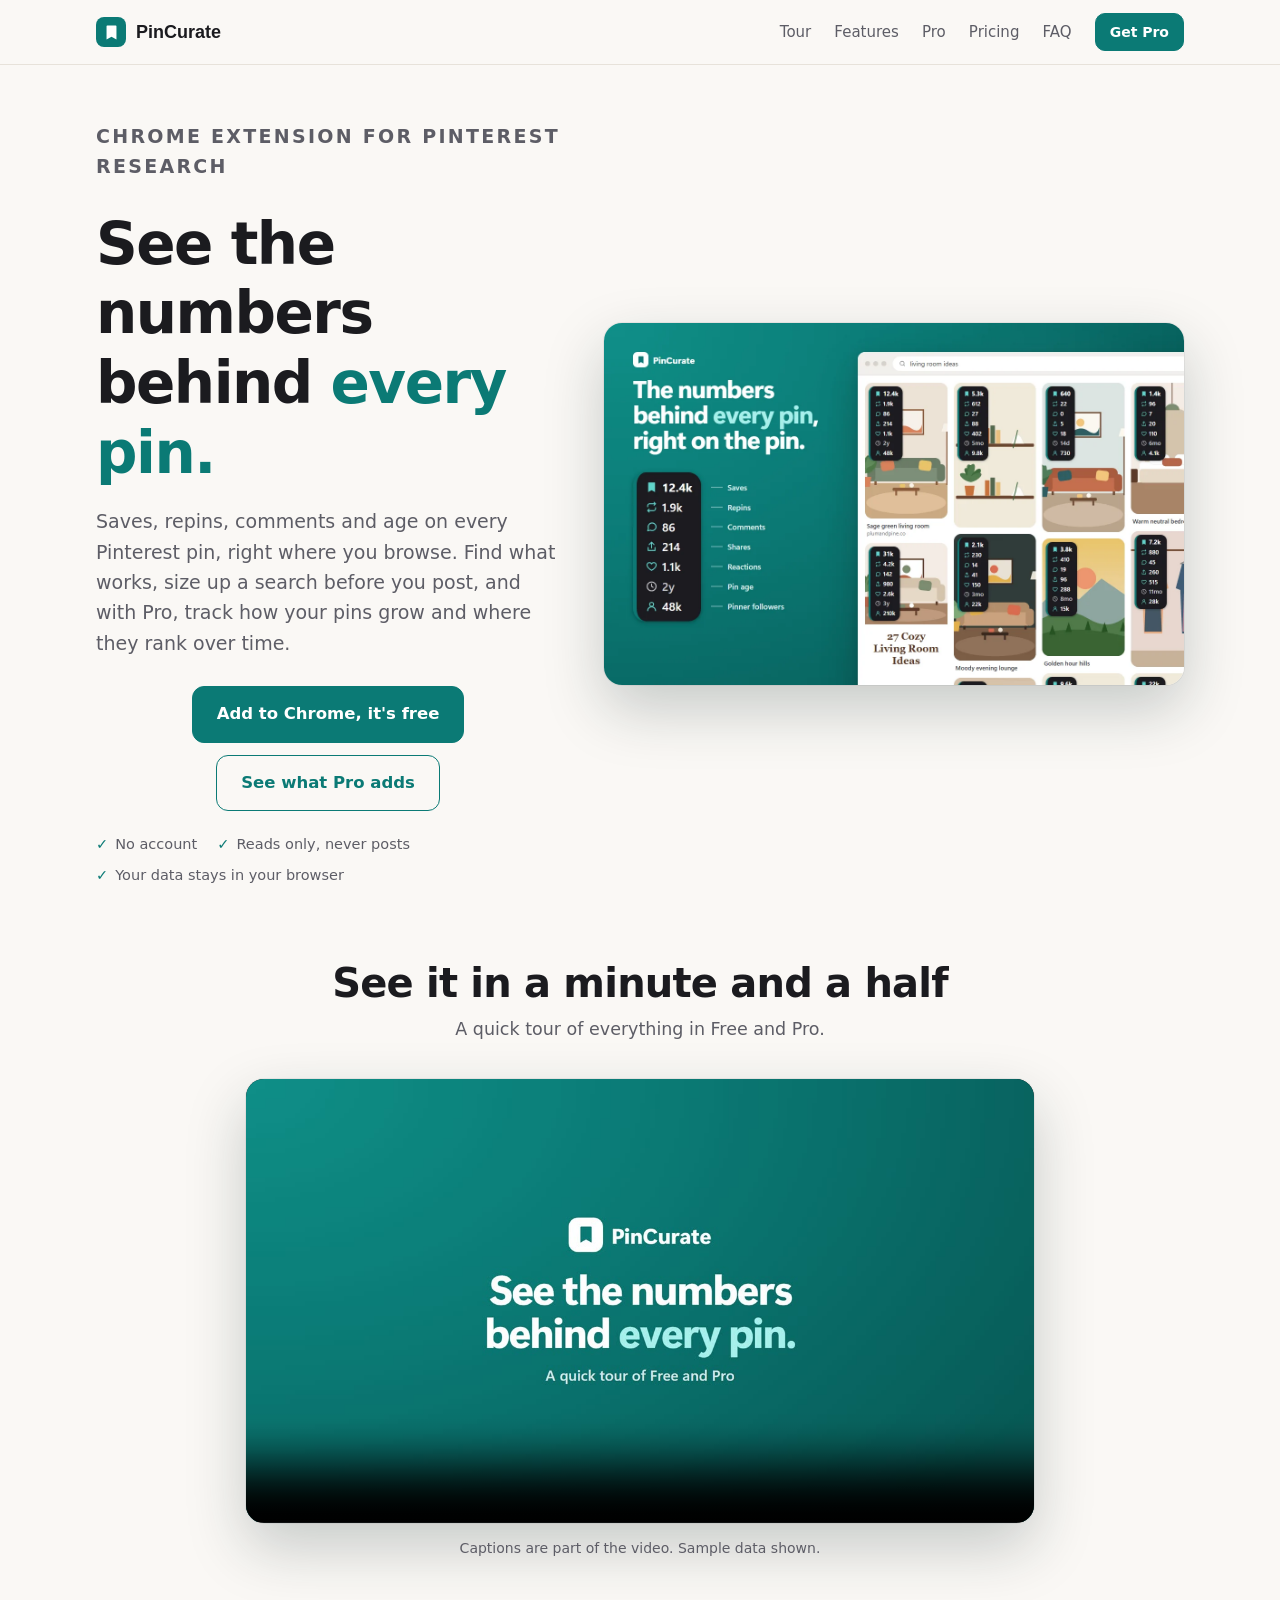
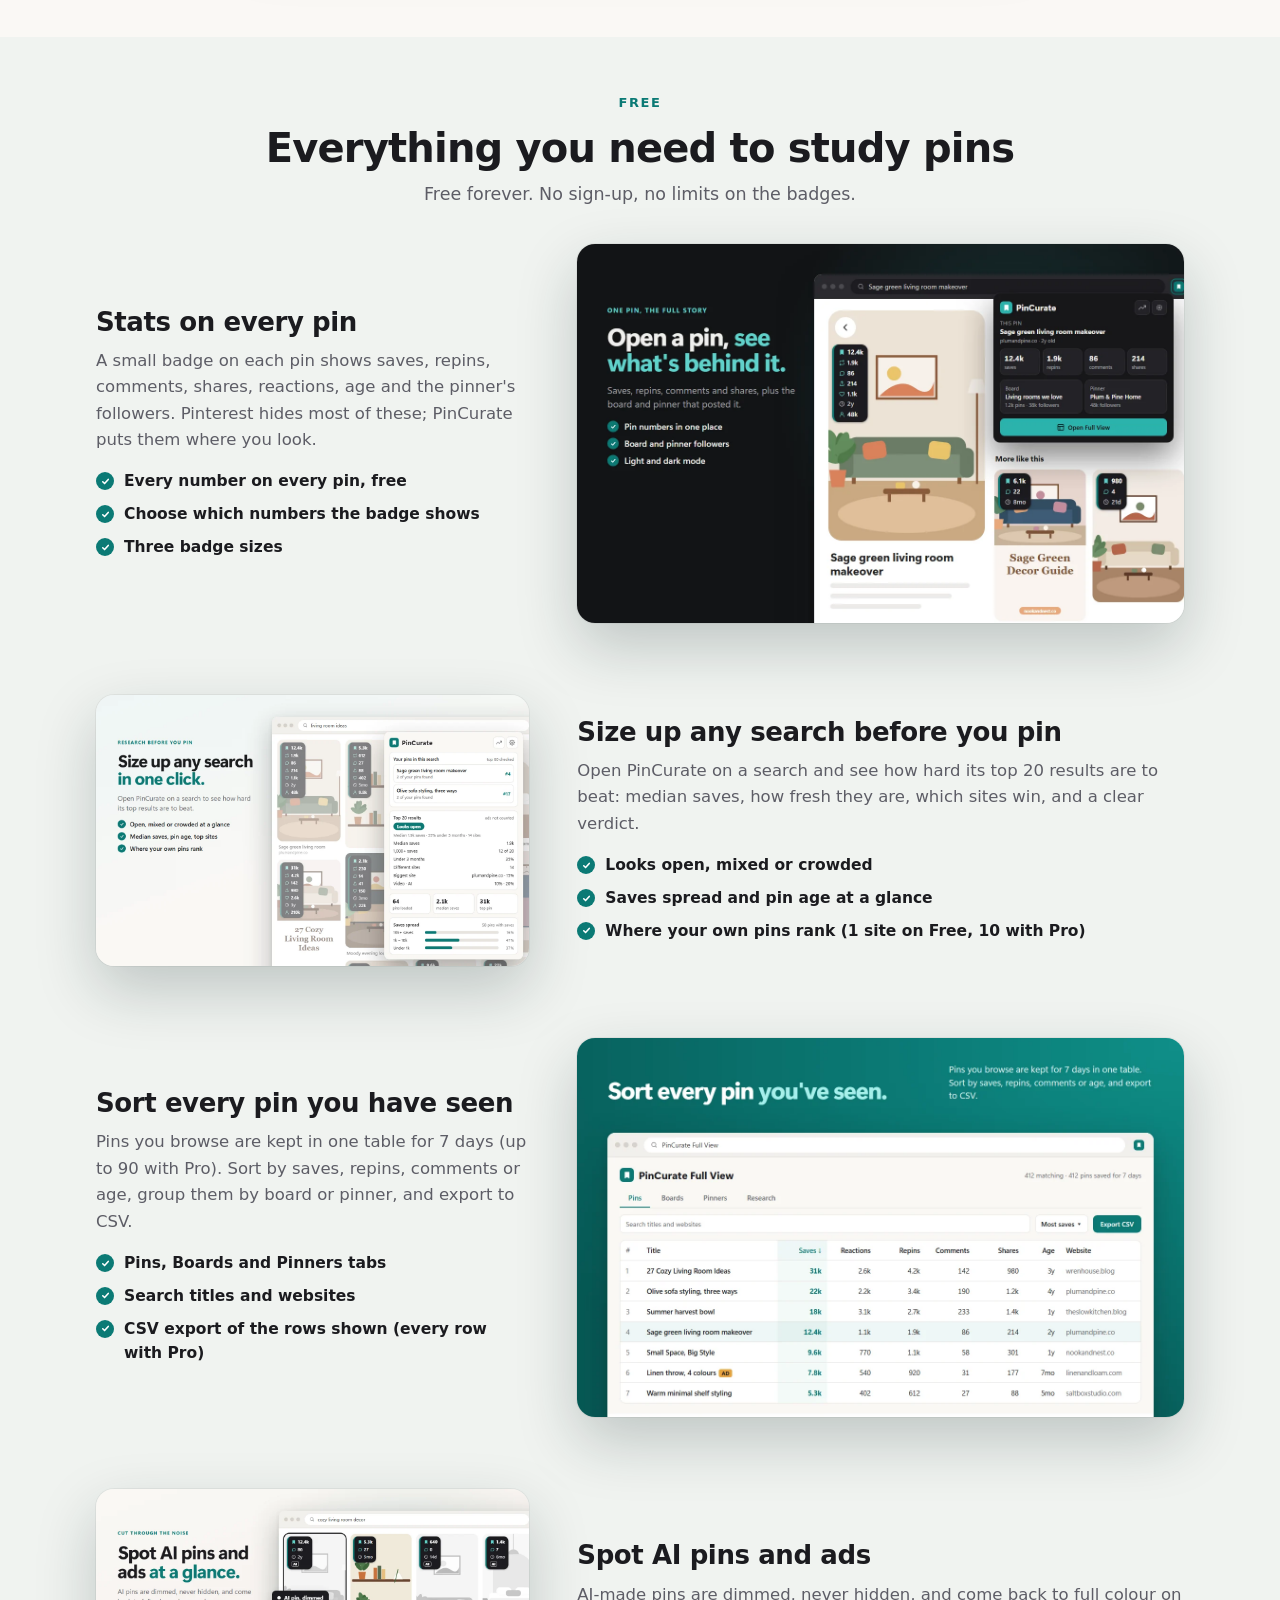
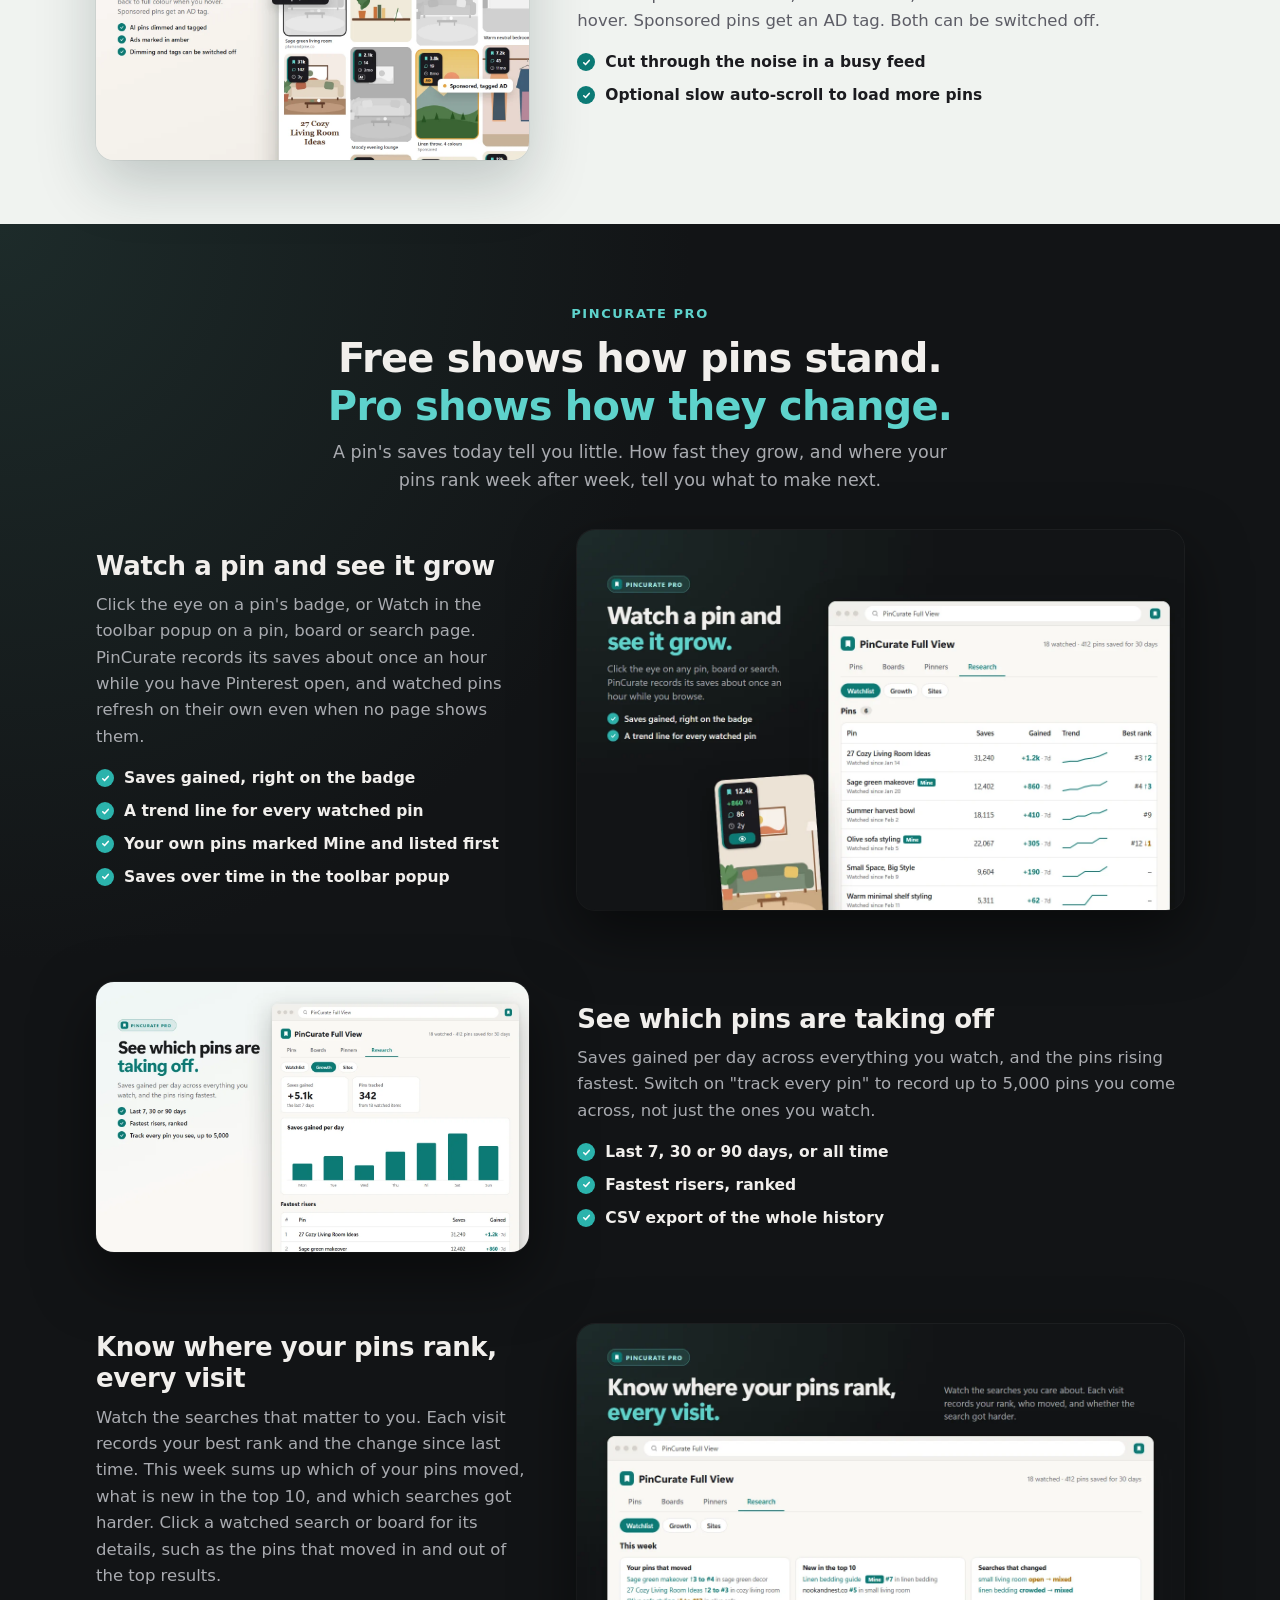
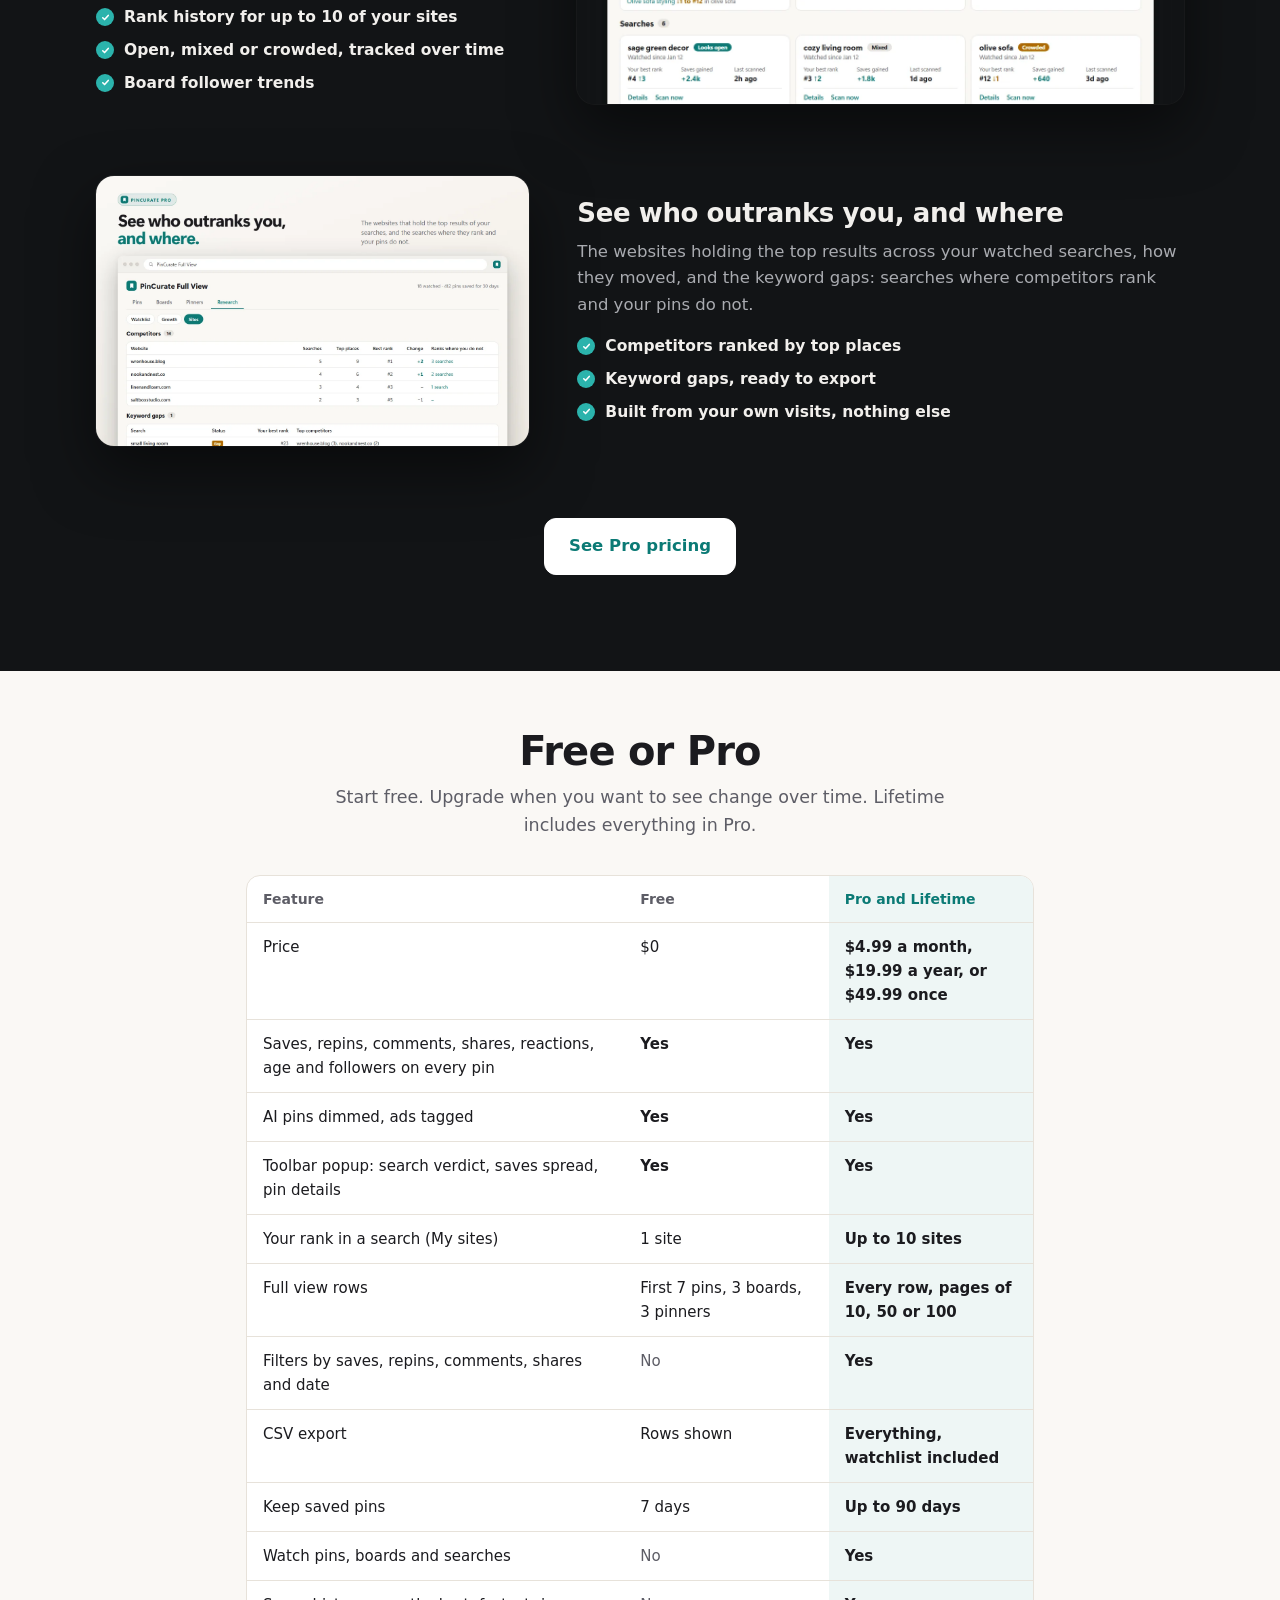
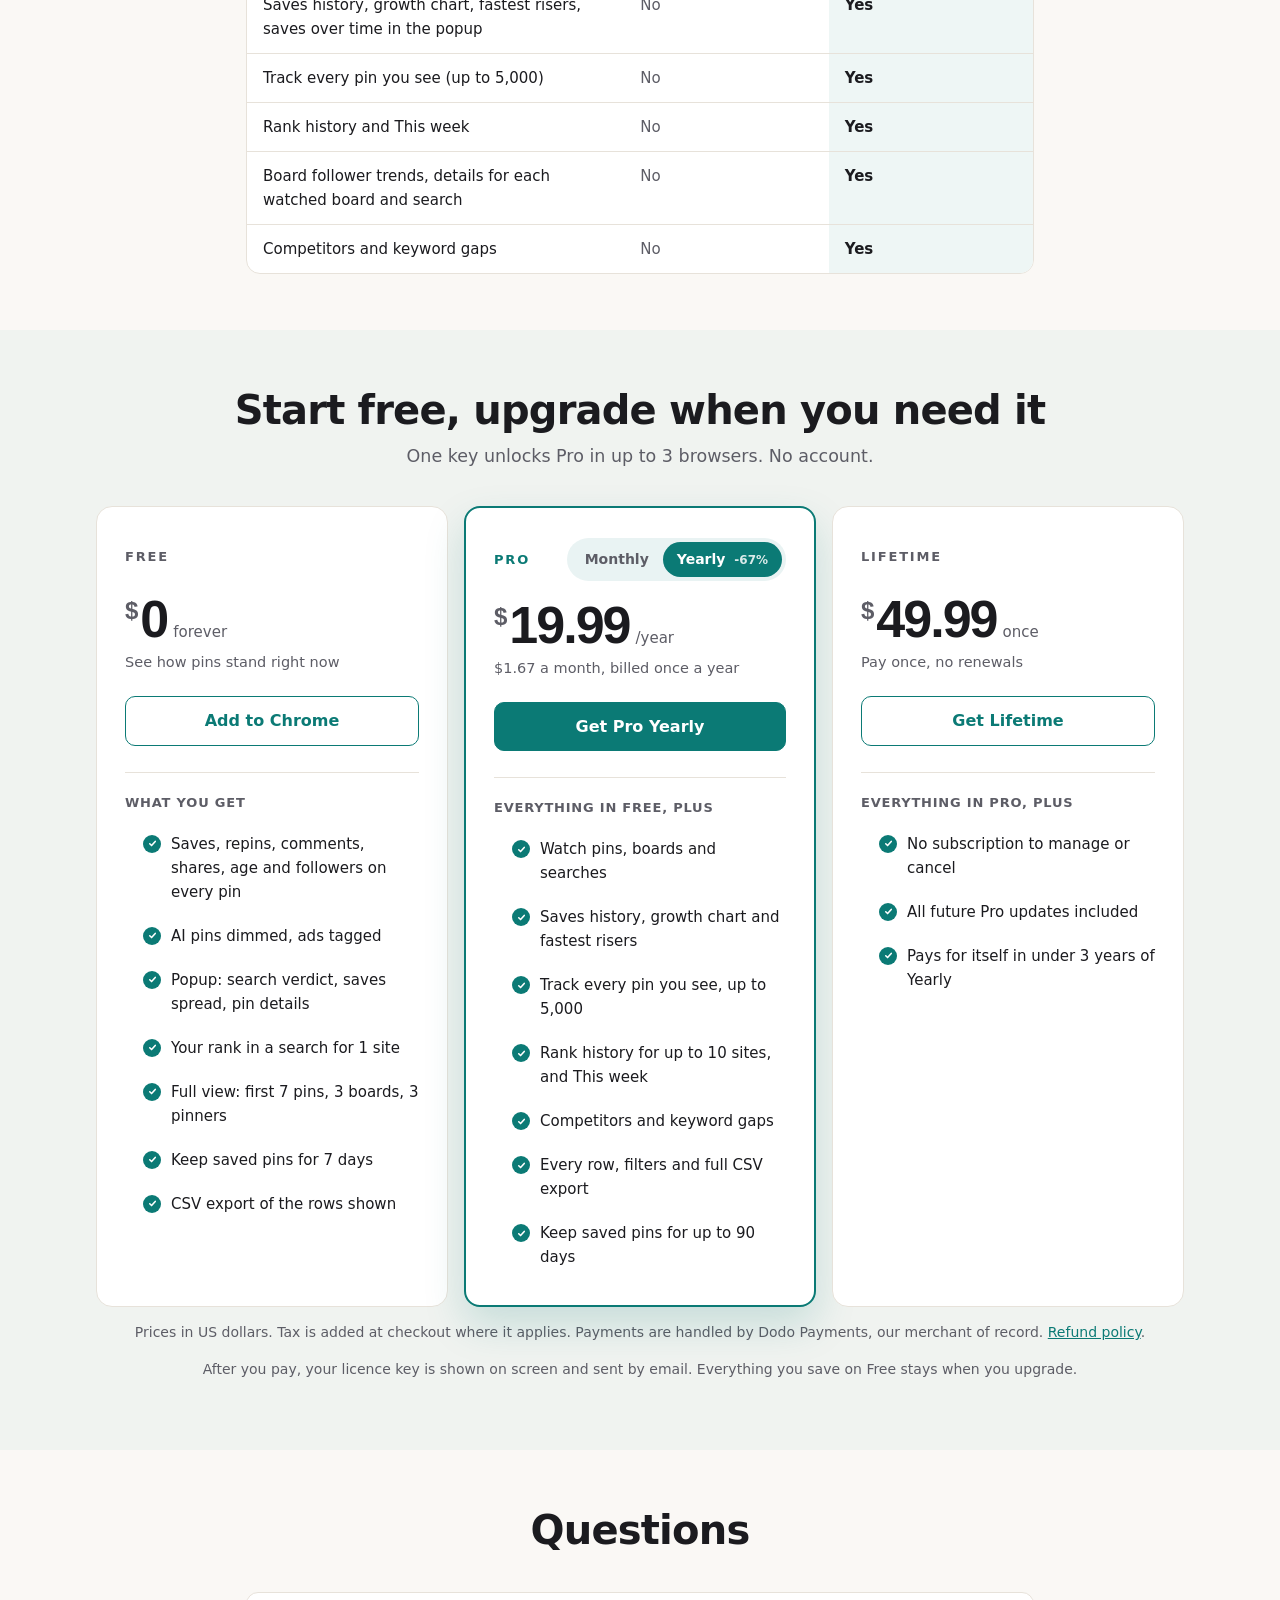
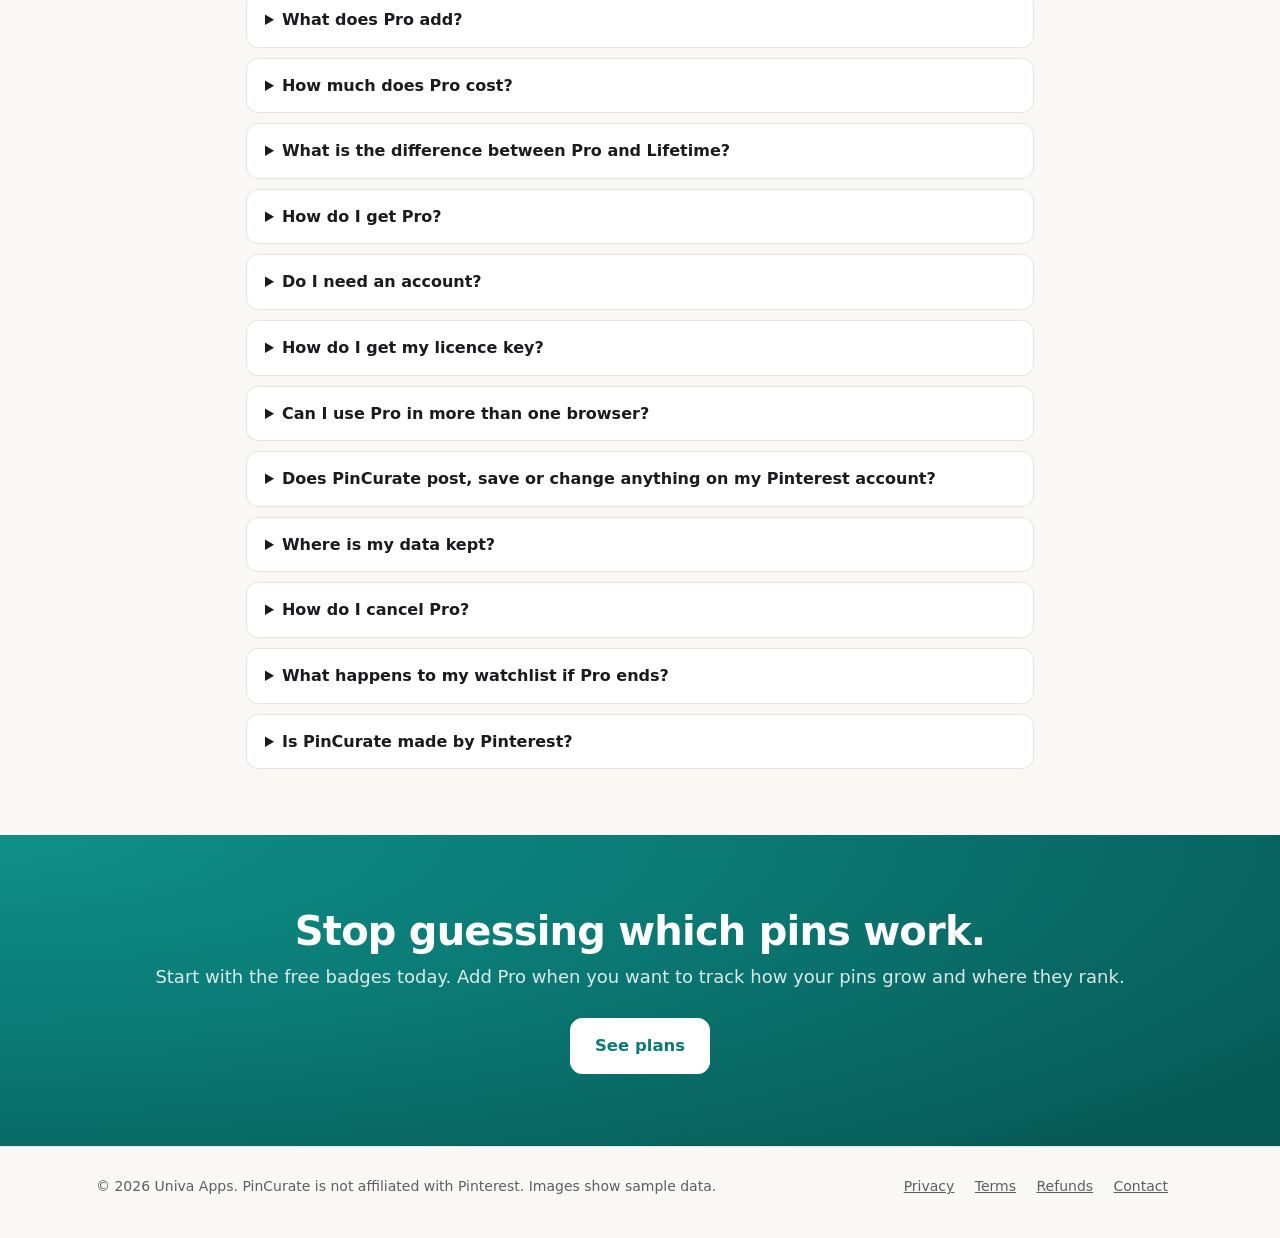
<file: index.html>
<!doctype html>
<html lang="en">
<head>
  <meta charset="utf-8">
  <meta name="viewport" content="width=device-width, initial-scale=1">
  <title>PinCurate: Pinterest pin stats, saves tracking and rank checker for Chrome</title>
  <meta name="description" content="See saves, repins, comments and age on every Pinterest pin. Sort what you find, size up any search, and with Pro track how pins grow and where yours rank. Chrome extension, no account.">
  <link rel="canonical" href="https://un1va.github.io/pincurate-site/">
  <meta name="theme-color" content="#0B7A75">
  <meta property="og:type" content="website">
  <meta property="og:site_name" content="PinCurate">
  <meta property="og:title" content="PinCurate: the numbers behind every Pinterest pin">
  <meta property="og:description" content="Saves, comments and age on every pin. Sort what you find, size up any search, and track how pins grow with Pro.">
  <meta property="og:url" content="https://un1va.github.io/pincurate-site/">
  <meta property="og:image" content="https://un1va.github.io/pincurate-site/img/og-image.jpg">
  <meta property="og:image:width" content="1200">
  <meta property="og:image:height" content="630">
  <meta property="og:image:alt" content="PinCurate badges showing saves, comments and age on three pins">
  <meta name="twitter:card" content="summary_large_image">
  <link rel="stylesheet" href="style.css?v=2">
  <link rel="icon" href="icon-128.png">
  <script type="application/ld+json">
  {
    "@context": "https://schema.org",
    "@type": "SoftwareApplication",
    "name": "PinCurate",
    "applicationCategory": "BrowserApplication",
    "operatingSystem": "Chrome",
    "description": "Chrome extension for Pinterest research: saves, repins, comments and age on every pin, a full research table, search insight, and with Pro, saves tracking, rank history and competitor research.",
    "image": "https://un1va.github.io/pincurate-site/img/og-image.jpg",
    "url": "https://un1va.github.io/pincurate-site/",
    "offers": [
      { "@type": "Offer", "name": "Free", "price": "0", "priceCurrency": "USD", "description": "Free version" },
      { "@type": "Offer", "name": "Pro Monthly", "price": "4.99", "priceCurrency": "USD", "url": "https://un1va.github.io/pincurate-site/#pricing", "description": "Everything in Pro, billed monthly" },
      { "@type": "Offer", "name": "Pro Yearly", "price": "19.99", "priceCurrency": "USD", "url": "https://un1va.github.io/pincurate-site/#pricing", "description": "Everything in Pro, billed yearly" },
      { "@type": "Offer", "name": "Lifetime", "price": "49.99", "priceCurrency": "USD", "url": "https://un1va.github.io/pincurate-site/#pricing", "description": "Everything in Pro, paid once" }
    ],
    "publisher": { "@type": "Organization", "name": "Univa Apps" }
  }
  </script>
  <script type="application/ld+json">
  {
    "@context": "https://schema.org",
    "@type": "FAQPage",
    "mainEntity": [
      { "@type": "Question", "name": "What does PinCurate Pro add?", "acceptedAnswer": { "@type": "Answer", "text": "Pro shows how pins change over time. You can watch pins, boards and searches and PinCurate records their saves about once an hour while you browse. You get a growth chart, the fastest rising pins, your rank in watched searches on every visit, a weekly summary of what moved, and the competitors and keyword gaps across your searches. Pro also removes the free limits: every row in the full view, all filters, full CSV export, pins kept up to 90 days and up to 10 of your own sites." } },
      { "@type": "Question", "name": "How much does PinCurate Pro cost?", "acceptedAnswer": { "@type": "Answer", "text": "$4.99 a month or $19.99 a year ($1.67 a month), or $49.99 once for Lifetime. Prices are in US dollars; tax is added at checkout where it applies. Free stays free." } },
      { "@type": "Question", "name": "What is the difference between Pro and Lifetime?", "acceptedAnswer": { "@type": "Answer", "text": "Nothing in the features: Lifetime includes everything in Pro. You pay once instead of every month or year, there is no subscription to cancel, and all future Pro updates are included." } },
      { "@type": "Question", "name": "How do I get my licence key?", "acceptedAnswer": { "@type": "Answer", "text": "Right after you pay, the thank-you page shows your key, and Dodo Payments emails it to you as well. Paste it in PinCurate's settings under PinCurate Pro and click Apply." } },
      { "@type": "Question", "name": "Can I use Pro in more than one browser?", "acceptedAnswer": { "@type": "Answer", "text": "Yes. One key works in up to 3 browsers. To move it, click Remove key in the settings of the old browser first." } },
      { "@type": "Question", "name": "Do I need an account?", "acceptedAnswer": { "@type": "Answer", "text": "No. PinCurate has no account or sign-in. Pro is unlocked with a licence key that you paste into the extension's settings." } },
      { "@type": "Question", "name": "Does PinCurate post, save or change anything on my Pinterest account?", "acceptedAnswer": { "@type": "Answer", "text": "No. It only reads. It never posts, saves, follows, likes or changes anything." } },
      { "@type": "Question", "name": "Is PinCurate made by Pinterest?", "acceptedAnswer": { "@type": "Answer", "text": "No. PinCurate is an independent tool and is not affiliated with, endorsed by or sponsored by Pinterest." } }
    ]
  }
  </script>
  <script type="application/ld+json">
  {
    "@context": "https://schema.org",
    "@type": "VideoObject",
    "name": "PinCurate tour: Free and Pro",
    "description": "A captioned tour of PinCurate: pin badges, AI and ad tags, search insight, the full view, and the Pro watchlist, growth, rank tracking and competitor research.",
    "thumbnailUrl": "https://un1va.github.io/pincurate-site/img/pincurate-tour-poster.jpg",
    "contentUrl": "https://un1va.github.io/pincurate-site/img/pincurate-tour.mp4",
    "uploadDate": "2026-11-24T00:00:00+00:00",
    "duration": "PT1M35S"
  }
  </script>
</head>
<body>
  <header class="top">
    <div class="wrap">
      <a class="brand" href="./">
        <span class="logo"><svg viewBox="0 0 24 24"><path d="M6 2h12a1 1 0 0 1 1 1v19l-7-4-7 4V3a1 1 0 0 1 1-1z"/></svg></span>
        PinCurate
      </a>
      <nav>
        <a href="#tour">Tour</a>
        <a href="#features">Features</a>
        <a href="#pro">Pro</a>
        <a href="#pricing">Pricing</a>
        <a href="#faq">FAQ</a>
        <a class="btn sm" href="#pricing">Get Pro</a>
      </nav>
    </div>
  </header>

  <main>
    <!-- Hero -->
    <section class="hero">
      <div class="wrap hero-grid">
        <div class="hero-copy">
          <p class="kicker">Chrome extension for Pinterest research</p>
          <h1>See the numbers behind <span class="hl">every pin.</span></h1>
          <p class="hero-sub">Saves, repins, comments and age on every Pinterest pin, right where you browse. Find what works, size up a search before you post, and with Pro, track how your pins grow and where they rank over time.</p>
          <div class="actions">
            <a class="btn lg" href="#pricing">Add to Chrome, it's free</a>
            <a class="btn lg ghost" href="#pro">See what Pro adds</a>
          </div>
          <ul class="trust">
            <li>No account</li>
            <li>Reads only, never posts</li>
            <li>Your data stays in your browser</li>
          </ul>
        </div>
        <figure class="hero-shot">
          <img src="img/shot1-badges.webp" width="1280" height="800" alt="PinCurate badges on a grid of pins, showing saves, repins, comments, shares, reactions, pin age and pinner followers">
        </figure>
      </div>
    </section>

    <!-- Video tour -->
    <section id="tour" class="tour">
      <div class="wrap narrow center">
        <h2>See it in a minute and a half</h2>
        <p class="lead">A quick tour of everything in Free and Pro.</p>
        <video class="tour-video" controls playsinline preload="none" width="1920" height="1080" poster="img/pincurate-tour-poster.jpg">
          <source src="img/pincurate-tour.mp4" type="video/mp4">
          Your browser cannot play this video. <a href="img/pincurate-tour.mp4">Download it</a>.
        </video>
        <p class="note">Captions are part of the video. Sample data shown.</p>
      </div>
    </section>

    <!-- Free features -->
    <section id="features" class="band">
      <div class="wrap">
        <p class="kicker center">Free</p>
        <h2>Everything you need to study pins</h2>
        <p class="lead">Free forever. No sign-up, no limits on the badges.</p>

        <div class="row">
          <div class="row-copy">
            <h3>Stats on every pin</h3>
            <p>A small badge on each pin shows saves, repins, comments, shares, reactions, age and the pinner's followers. Pinterest hides most of these; PinCurate puts them where you look.</p>
            <ul class="ticks"><li>Every number on every pin, free</li><li>Choose which numbers the badge shows</li><li>Three badge sizes</li></ul>
          </div>
          <img class="row-img" src="img/shot5-pin.webp" width="1280" height="800" loading="lazy" alt="A pin page with the PinCurate badge and the toolbar popup in dark mode showing saves, repins, comments, shares, board and pinner">
        </div>

        <div class="row flip">
          <div class="row-copy">
            <h3>Size up any search before you pin</h3>
            <p>Open PinCurate on a search and see how hard its top 20 results are to beat: median saves, how fresh they are, which sites win, and a clear verdict.</p>
            <ul class="ticks"><li>Looks open, mixed or crowded</li><li>Saves spread and pin age at a glance</li><li>Where your own pins rank (1 site on Free, 10 with Pro)</li></ul>
          </div>
          <img class="row-img" src="img/shot3-search.webp" width="1280" height="800" loading="lazy" alt="The PinCurate popup on a search showing your pins' rank, a Looks open verdict and the saves spread">
        </div>

        <div class="row">
          <div class="row-copy">
            <h3>Sort every pin you have seen</h3>
            <p>Pins you browse are kept in one table for 7 days (up to 90 with Pro). Sort by saves, repins, comments or age, group them by board or pinner, and export to CSV.</p>
            <ul class="ticks"><li>Pins, Boards and Pinners tabs</li><li>Search titles and websites</li><li>CSV export of the rows shown (every row with Pro)</li></ul>
          </div>
          <img class="row-img" src="img/shot4-fullview.webp" width="1280" height="800" loading="lazy" alt="The PinCurate full view, a table of pins sorted by most saves">
        </div>

        <div class="row flip">
          <div class="row-copy">
            <h3>Spot AI pins and ads</h3>
            <p>AI-made pins are dimmed, never hidden, and come back to full colour on hover. Sponsored pins get an AD tag. Both can be switched off.</p>
            <ul class="ticks"><li>Cut through the noise in a busy feed</li><li>Optional slow auto-scroll to load more pins</li></ul>
          </div>
          <img class="row-img" src="img/shot2-ai-ads.webp" width="1280" height="800" loading="lazy" alt="A grid of pins where AI pins are dimmed and tagged AI, and a sponsored pin is tagged AD">
        </div>
      </div>
    </section>

    <!-- Pro -->
    <section id="pro" class="pro-band">
      <div class="wrap">
        <p class="kicker center light">PinCurate Pro</p>
        <h2>Free shows how pins stand.<br><span class="hl">Pro shows how they change.</span></h2>
        <p class="lead">A pin's saves today tell you little. How fast they grow, and where your pins rank week after week, tell you what to make next.</p>

        <div class="row">
          <div class="row-copy">
            <h3>Watch a pin and see it grow</h3>
            <p>Click the eye on a pin's badge, or Watch in the toolbar popup on a pin, board or search page. PinCurate records its saves about once an hour while you have Pinterest open, and watched pins refresh on their own even when no page shows them.</p>
            <ul class="ticks"><li>Saves gained, right on the badge</li><li>A trend line for every watched pin</li><li>Your own pins marked Mine and listed first</li><li>Saves over time in the toolbar popup</li></ul>
          </div>
          <img class="row-img" src="img/pro1-watch.webp" width="1280" height="800" loading="lazy" alt="The Pro watchlist: watched pins with saves, saves gained in 7 days, a trend line and best rank">
        </div>

        <div class="row flip">
          <div class="row-copy">
            <h3>See which pins are taking off</h3>
            <p>Saves gained per day across everything you watch, and the pins rising fastest. Switch on "track every pin" to record up to 5,000 pins you come across, not just the ones you watch.</p>
            <ul class="ticks"><li>Last 7, 30 or 90 days, or all time</li><li>Fastest risers, ranked</li><li>CSV export of the whole history</li></ul>
          </div>
          <img class="row-img" src="img/pro2-growth.webp" width="1280" height="800" loading="lazy" alt="The Pro growth tab: saves gained per day as a bar chart and the fastest rising pins">
        </div>

        <div class="row">
          <div class="row-copy">
            <h3>Know where your pins rank, every visit</h3>
            <p>Watch the searches that matter to you. Each visit records your best rank and the change since last time. This week sums up which of your pins moved, what is new in the top 10, and which searches got harder. Click a watched search or board for its details, such as the pins that moved in and out of the top results.</p>
            <ul class="ticks"><li>Rank history for up to 10 of your sites</li><li>Open, mixed or crowded, tracked over time</li><li>Board follower trends</li></ul>
          </div>
          <img class="row-img" src="img/pro3-rank.webp" width="1280" height="800" loading="lazy" alt="The Pro watchlist This week panel and watched search cards with verdict, best rank and change">
        </div>

        <div class="row flip">
          <div class="row-copy">
            <h3>See who outranks you, and where</h3>
            <p>The websites holding the top results across your watched searches, how they moved, and the keyword gaps: searches where competitors rank and your pins do not.</p>
            <ul class="ticks"><li>Competitors ranked by top places</li><li>Keyword gaps, ready to export</li><li>Built from your own visits, nothing else</li></ul>
          </div>
          <img class="row-img" src="img/pro4-sites.webp" width="1280" height="800" loading="lazy" alt="The Pro sites tab with competitor websites and keyword gaps">
        </div>

        <p class="center"><a class="btn lg light" href="#pricing">See Pro pricing</a></p>
      </div>
    </section>

    <!-- Compare -->
    <section id="compare">
      <div class="wrap narrow">
        <h2>Free or Pro</h2>
        <p class="lead">Start free. Upgrade when you want to see change over time. Lifetime includes everything in Pro.</p>
        <div class="table-wrap">
          <table class="compare">
            <thead><tr><th>Feature</th><th>Free</th><th>Pro and Lifetime</th></tr></thead>
            <tbody>
              <tr><td>Price</td><td>$0</td><td class="y">$4.99 a month, $19.99 a year, or $49.99 once</td></tr>
              <tr><td>Saves, repins, comments, shares, reactions, age and followers on every pin</td><td class="y">Yes</td><td class="y">Yes</td></tr>
              <tr><td>AI pins dimmed, ads tagged</td><td class="y">Yes</td><td class="y">Yes</td></tr>
              <tr><td>Toolbar popup: search verdict, saves spread, pin details</td><td class="y">Yes</td><td class="y">Yes</td></tr>
              <tr><td>Your rank in a search (My sites)</td><td>1 site</td><td class="y">Up to 10 sites</td></tr>
              <tr><td>Full view rows</td><td>First 7 pins, 3 boards, 3 pinners</td><td class="y">Every row, pages of 10, 50 or 100</td></tr>
              <tr><td>Filters by saves, repins, comments, shares and date</td><td class="n">No</td><td class="y">Yes</td></tr>
              <tr><td>CSV export</td><td>Rows shown</td><td class="y">Everything, watchlist included</td></tr>
              <tr><td>Keep saved pins</td><td>7 days</td><td class="y">Up to 90 days</td></tr>
              <tr><td>Watch pins, boards and searches</td><td class="n">No</td><td class="y">Yes</td></tr>
              <tr><td>Saves history, growth chart, fastest risers, saves over time in the popup</td><td class="n">No</td><td class="y">Yes</td></tr>
              <tr><td>Track every pin you see (up to 5,000)</td><td class="n">No</td><td class="y">Yes</td></tr>
              <tr><td>Rank history and This week</td><td class="n">No</td><td class="y">Yes</td></tr>
              <tr><td>Board follower trends, details for each watched board and search</td><td class="n">No</td><td class="y">Yes</td></tr>
              <tr><td>Competitors and keyword gaps</td><td class="n">No</td><td class="y">Yes</td></tr>
            </tbody>
          </table>
        </div>
      </div>
    </section>

    <!-- Pricing -->
    <section id="pricing" class="band">
      <div class="wrap">
        <h2>Start free, upgrade when you need it</h2>
        <p class="lead">One key unlocks Pro in up to 3 browsers. No account.</p>
        <div class="plans">
          <div class="plan">
            <div class="plan-head"><h3 class="plan-name">Free</h3></div>
            <div class="price"><span class="cur">$</span>0<small>forever</small></div>
            <p class="plan-sub">See how pins stand right now</p>
            <a class="btn ghost" href="https://chrome.google.com/webstore/detail/bnkcbbmehafdncafeabkkjbchndgdljo" rel="noopener">Add to Chrome</a>
            <p class="plan-inc">What you get</p>
            <ul class="ticks"><li>Saves, repins, comments, shares, age and followers on every pin</li><li>AI pins dimmed, ads tagged</li><li>Popup: search verdict, saves spread, pin details</li><li>Your rank in a search for 1 site</li><li>Full view: first 7 pins, 3 boards, 3 pinners</li><li>Keep saved pins for 7 days</li><li>CSV export of the rows shown</li></ul>
          </div>
          <div class="plan best">
            <div class="plan-head">
            <h3 class="plan-name">Pro</h3>
            <div class="bill" role="radiogroup" aria-label="Billing period">
              <input type="radio" name="bill" id="bill-m" aria-label="Monthly"><label for="bill-m">Monthly</label>
              <input type="radio" name="bill" id="bill-y" checked aria-label="Yearly"><label for="bill-y">Yearly <span class="save">-67%</span></label>
            </div>
            </div>
            <div class="price m"><span class="cur">$</span>4.99<small>/month</small></div>
            <div class="price y"><span class="cur">$</span>19.99<small>/year</small></div>
            <p class="plan-sub m">Billed every month, cancel any time</p>
            <p class="plan-sub y">$1.67 a month, billed once a year</p>
            <a class="btn m" href="https://checkout.dodopayments.com/buy/pdt_0NsmWvQBEldN6gdcdwa9f?quantity=1&amp;redirect_url=https%3A%2F%2Fun1va.github.io%2Fpincurate-site%2Fthanks.html" rel="noopener">Get Pro Monthly</a>
            <a class="btn y" href="https://checkout.dodopayments.com/buy/pdt_0NsmXXUZk5GZcd5uYXs3G?quantity=1&amp;redirect_url=https%3A%2F%2Fun1va.github.io%2Fpincurate-site%2Fthanks.html" rel="noopener">Get Pro Yearly</a>
            <p class="plan-inc">Everything in Free, plus</p>
            <ul class="ticks"><li>Watch pins, boards and searches</li><li>Saves history, growth chart and fastest risers</li><li>Track every pin you see, up to 5,000</li><li>Rank history for up to 10 sites, and This week</li><li>Competitors and keyword gaps</li><li>Every row, filters and full CSV export</li><li>Keep saved pins for up to 90 days</li></ul>
          </div>
          <div class="plan">
            <div class="plan-head"><h3 class="plan-name">Lifetime</h3></div>
            <div class="price"><span class="cur">$</span>49.99<small>once</small></div>
            <p class="plan-sub">Pay once, no renewals</p>
            <a class="btn ghost" href="https://checkout.dodopayments.com/buy/pdt_0NsmWnFhJmRgot8m1449M?quantity=1&amp;redirect_url=https%3A%2F%2Fun1va.github.io%2Fpincurate-site%2Fthanks.html" rel="noopener">Get Lifetime</a>
            <p class="plan-inc">Everything in Pro, plus</p>
            <ul class="ticks"><li>No subscription to manage or cancel</li><li>All future Pro updates included</li><li>Pays for itself in under 3 years of Yearly</li></ul>
          </div>
        </div>
        <p class="note center">Prices in US dollars. Tax is added at checkout where it applies. Payments are handled by Dodo Payments, our merchant of record. <a href="refund.html">Refund policy</a>.</p>
        <p class="note center">After you pay, your licence key is shown on screen and sent by email. Everything you save on Free stays when you upgrade.</p>
      </div>
    </section>

    <!-- FAQ -->
    <section id="faq">
      <div class="wrap narrow faq">
        <h2>Questions</h2>
        <p class="lead">&nbsp;</p>
        <details>
          <summary>What does Pro add?</summary>
          <p>Pro shows how pins change over time: watch pins, boards and searches, see saves gained and the fastest risers, your rank in watched searches on every visit, a weekly summary of what moved, and the competitors and keyword gaps across your searches. It also removes the free limits: every row, all filters, full CSV export, pins kept up to 90 days and up to 10 of your own sites.</p>
        </details>
        <details>
          <summary>How much does Pro cost?</summary>
          <p>$4.99 a month or $19.99 a year ($1.67 a month), or $49.99 once for Lifetime. Prices are in US dollars; tax is added at checkout where it applies. Free stays free.</p>
        </details>
        <details>
          <summary>What is the difference between Pro and Lifetime?</summary>
          <p>Nothing in the features: Lifetime includes everything in Pro. You pay once instead of every month or year, there is no subscription to cancel, and all future Pro updates are included.</p>
        </details>
        <details>
          <summary>How do I get Pro?</summary>
          <p>In Pricing above, choose Monthly or Yearly on the Pro card, or Lifetime, and pay on the Dodo Payments checkout page. Your licence key is shown on the next page and sent by email. Paste it in PinCurate, Settings, PinCurate Pro, and click Apply. Nothing you save on Free is lost when you upgrade.</p>
        </details>
        <details>
          <summary>Do I need an account?</summary>
          <p>No. PinCurate has no account or sign-in. Pro is unlocked with a licence key that you paste into the extension's settings.</p>
        </details>
        <details>
          <summary>How do I get my licence key?</summary>
          <p>Right after you pay, the thank-you page shows your key, and Dodo Payments emails it to you as well. Paste it in PinCurate's settings under PinCurate Pro and click Apply.</p>
        </details>
        <details>
          <summary>Can I use Pro in more than one browser?</summary>
          <p>Yes. One key works in up to 3 browsers. To move it, click Remove key in the settings of the old browser first.</p>
        </details>
        <details>
          <summary>Does PinCurate post, save or change anything on my Pinterest account?</summary>
          <p>No. It only reads. It never posts, saves, follows, likes or changes anything.</p>
        </details>
        <details>
          <summary>Where is my data kept?</summary>
          <p>In your browser's local extension storage, for the number of days you choose. You can delete it any time from the settings. See the <a href="privacy.html">privacy policy</a>.</p>
        </details>
        <details>
          <summary>How do I cancel Pro?</summary>
          <p>Use the link in your purchase email from Dodo Payments, or write to us. If you cancel at the end of the billing period, Pro stays active until then; if you cancel immediately, it ends right away. Lifetime is a one-time payment, so there is nothing to cancel.</p>
        </details>
        <details>
          <summary>What happens to my watchlist if Pro ends?</summary>
          <p>Nothing is deleted from your watchlist or growth history. Tracking stops, and everything comes back when you upgrade again.</p>
        </details>
        <details>
          <summary>Is PinCurate made by Pinterest?</summary>
          <p>No. PinCurate is an independent tool and is not affiliated with, endorsed by or sponsored by Pinterest.</p>
        </details>
      </div>
    </section>

    <!-- Final call -->
    <section class="cta-band">
      <div class="wrap center">
        <h2>Stop guessing which pins work.</h2>
        <p>Start with the free badges today. Add Pro when you want to track how your pins grow and where they rank.</p>
        <div class="actions">
          <a class="btn lg light" href="#pricing">See plans</a>
        </div>
      </div>
    </section>
  </main>

  <footer>
    <div class="wrap">
      <p>© 2026 Univa Apps. PinCurate is not affiliated with Pinterest. Images show sample data.</p>
      <p>
        <a href="privacy.html">Privacy</a>
        <a href="terms.html">Terms</a>
        <a href="refund.html">Refunds</a>
        <a href="mailto:univa.apps@gmail.com">Contact</a>
      </p>
    </div>
  </footer>
</body>
</html>
</file>
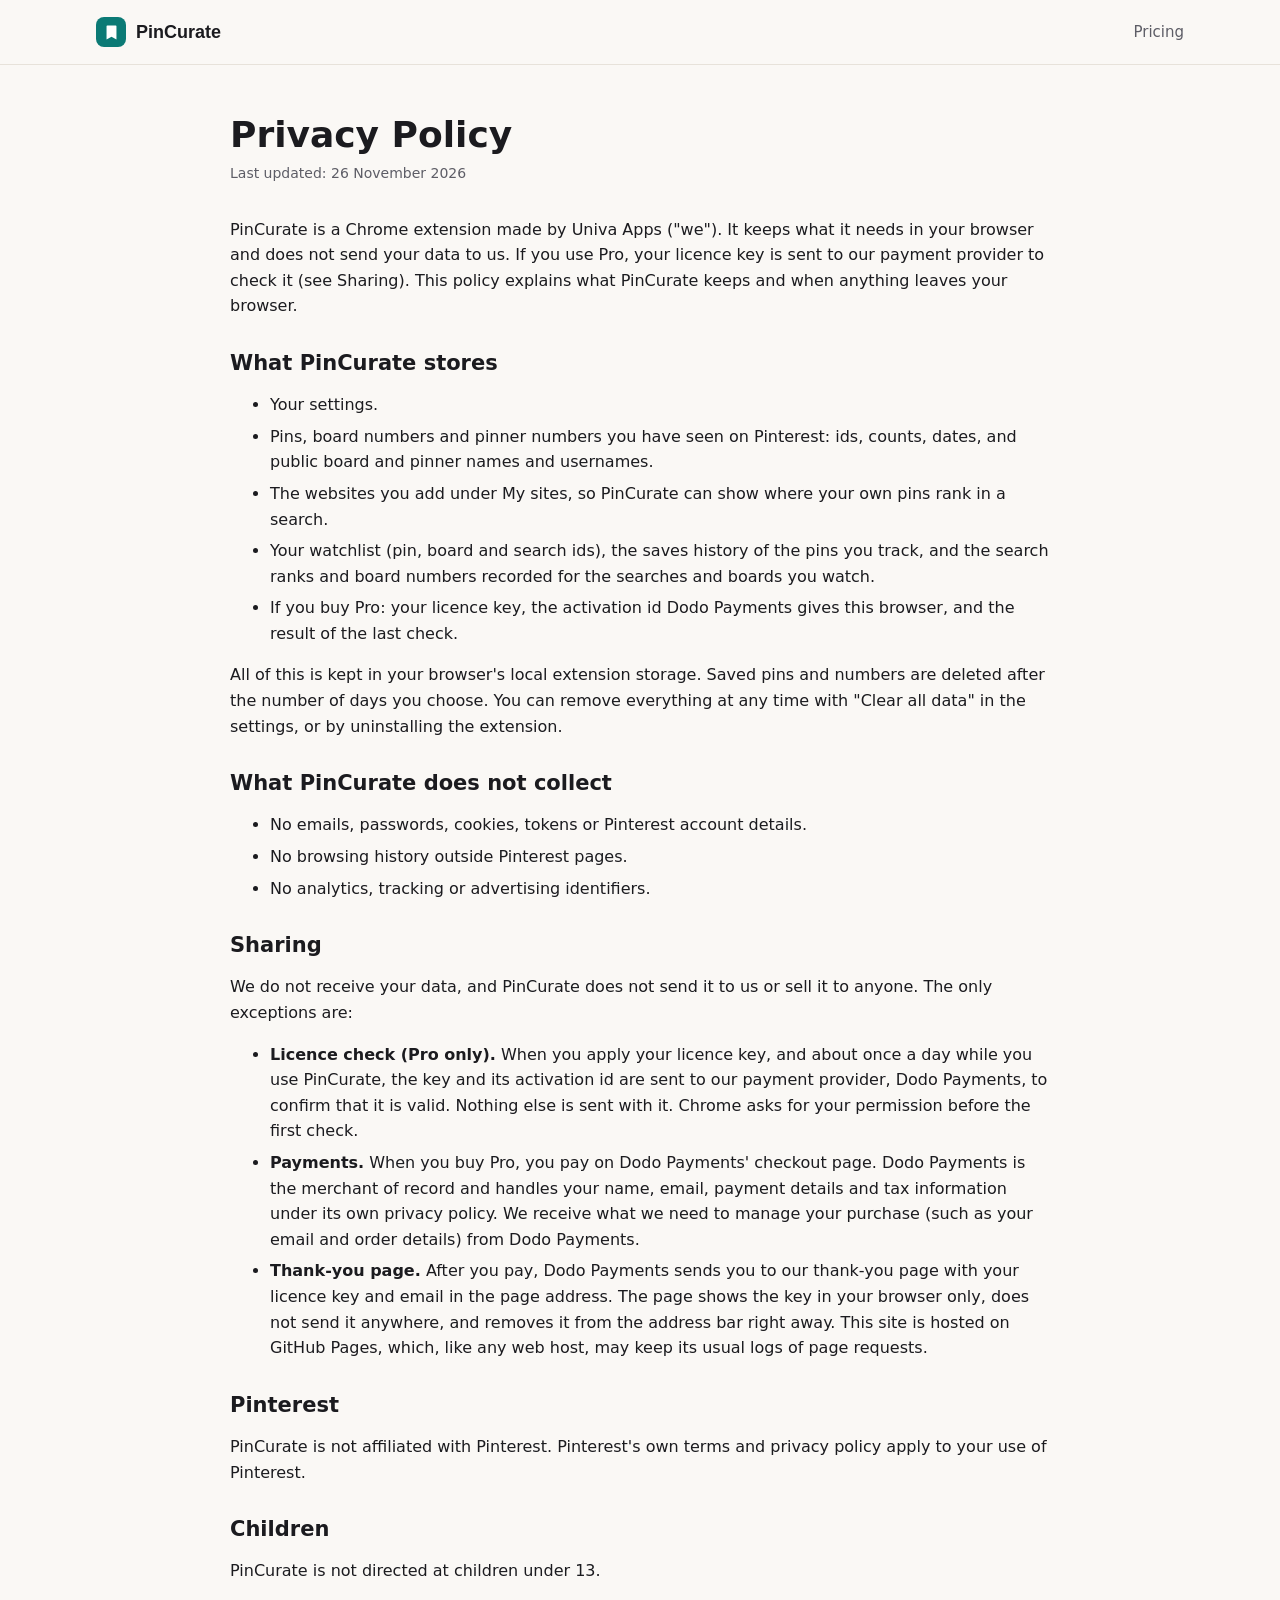
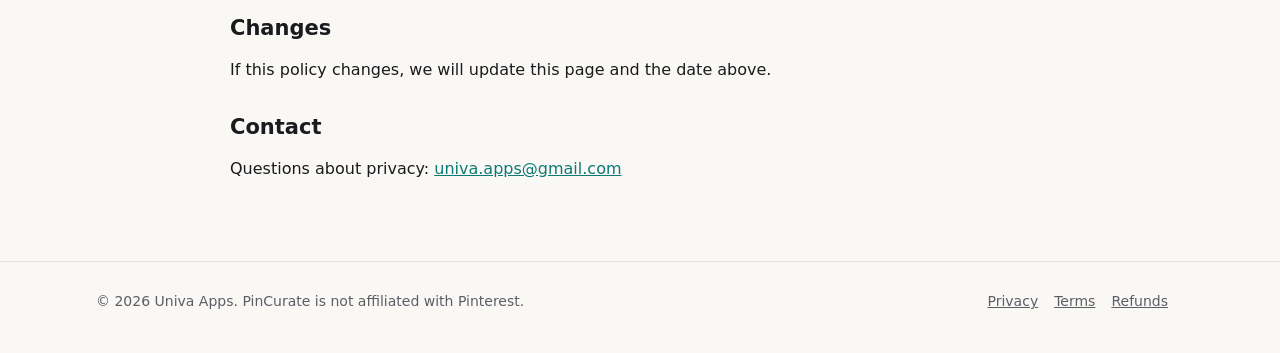
<file: privacy.html>
<!doctype html>
<html lang="en">
<head>
  <meta charset="utf-8">
  <meta name="viewport" content="width=device-width, initial-scale=1">
  <title>Privacy Policy – PinCurate</title>
  <link rel="stylesheet" href="style.css?v=2">
  <link rel="icon" href="icon-128.png">
</head>
<body>
  <header class="top">
    <div class="wrap">
      <a class="brand" href="./">
        <span class="logo"><svg viewBox="0 0 24 24"><path d="M6 2h12a1 1 0 0 1 1 1v19l-7-4-7 4V3a1 1 0 0 1 1-1z"/></svg></span>
        PinCurate
      </a>
      <nav><a href="./#pricing">Pricing</a></nav>
    </div>
  </header>

  <main class="wrap narrow doc">
    <h1>Privacy Policy</h1>
    <p class="updated">Last updated: 26 November 2026</p>

    <p>PinCurate is a Chrome extension made by Univa Apps ("we"). It keeps what it needs in your browser and does not send your data to us. If you use Pro, your licence key is sent to our payment provider to check it (see Sharing). This policy explains what PinCurate keeps and when anything leaves your browser.</p>

    <h2>What PinCurate stores</h2>
    <ul>
      <li>Your settings.</li>
      <li>Pins, board numbers and pinner numbers you have seen on Pinterest: ids, counts, dates, and public board and pinner names and usernames.</li>
      <li>The websites you add under My sites, so PinCurate can show where your own pins rank in a search.</li>
      <li>Your watchlist (pin, board and search ids), the saves history of the pins you track, and the search ranks and board numbers recorded for the searches and boards you watch.</li>
      <li>If you buy Pro: your licence key, the activation id Dodo Payments gives this browser, and the result of the last check.</li>
    </ul>
    <p>All of this is kept in your browser's local extension storage. Saved pins and numbers are deleted after the number of days you choose. You can remove everything at any time with "Clear all data" in the settings, or by uninstalling the extension.</p>

    <h2>What PinCurate does not collect</h2>
    <ul>
      <li>No emails, passwords, cookies, tokens or Pinterest account details.</li>
      <li>No browsing history outside Pinterest pages.</li>
      <li>No analytics, tracking or advertising identifiers.</li>
    </ul>

    <h2>Sharing</h2>
    <p>We do not receive your data, and PinCurate does not send it to us or sell it to anyone. The only exceptions are:</p>
    <ul>
      <li><strong>Licence check (Pro only).</strong> When you apply your licence key, and about once a day while you use PinCurate, the key and its activation id are sent to our payment provider, Dodo Payments, to confirm that it is valid. Nothing else is sent with it. Chrome asks for your permission before the first check.</li>
      <li><strong>Payments.</strong> When you buy Pro, you pay on Dodo Payments' checkout page. Dodo Payments is the merchant of record and handles your name, email, payment details and tax information under its own privacy policy. We receive what we need to manage your purchase (such as your email and order details) from Dodo Payments.</li>
      <li><strong>Thank-you page.</strong> After you pay, Dodo Payments sends you to our thank-you page with your licence key and email in the page address. The page shows the key in your browser only, does not send it anywhere, and removes it from the address bar right away. This site is hosted on GitHub Pages, which, like any web host, may keep its usual logs of page requests.</li>
    </ul>

    <h2>Pinterest</h2>
    <p>PinCurate is not affiliated with Pinterest. Pinterest's own terms and privacy policy apply to your use of Pinterest.</p>

    <h2>Children</h2>
    <p>PinCurate is not directed at children under 13.</p>

    <h2>Changes</h2>
    <p>If this policy changes, we will update this page and the date above.</p>

    <h2>Contact</h2>
    <p>Questions about privacy: <a href="mailto:univa.apps@gmail.com">univa.apps@gmail.com</a></p>
  </main>

  <footer>
    <div class="wrap">
      <p>© 2026 Univa Apps. PinCurate is not affiliated with Pinterest.</p>
      <p><a href="privacy.html">Privacy</a><a href="terms.html">Terms</a><a href="refund.html">Refunds</a></p>
    </div>
  </footer>
</body>
</html>
</file>
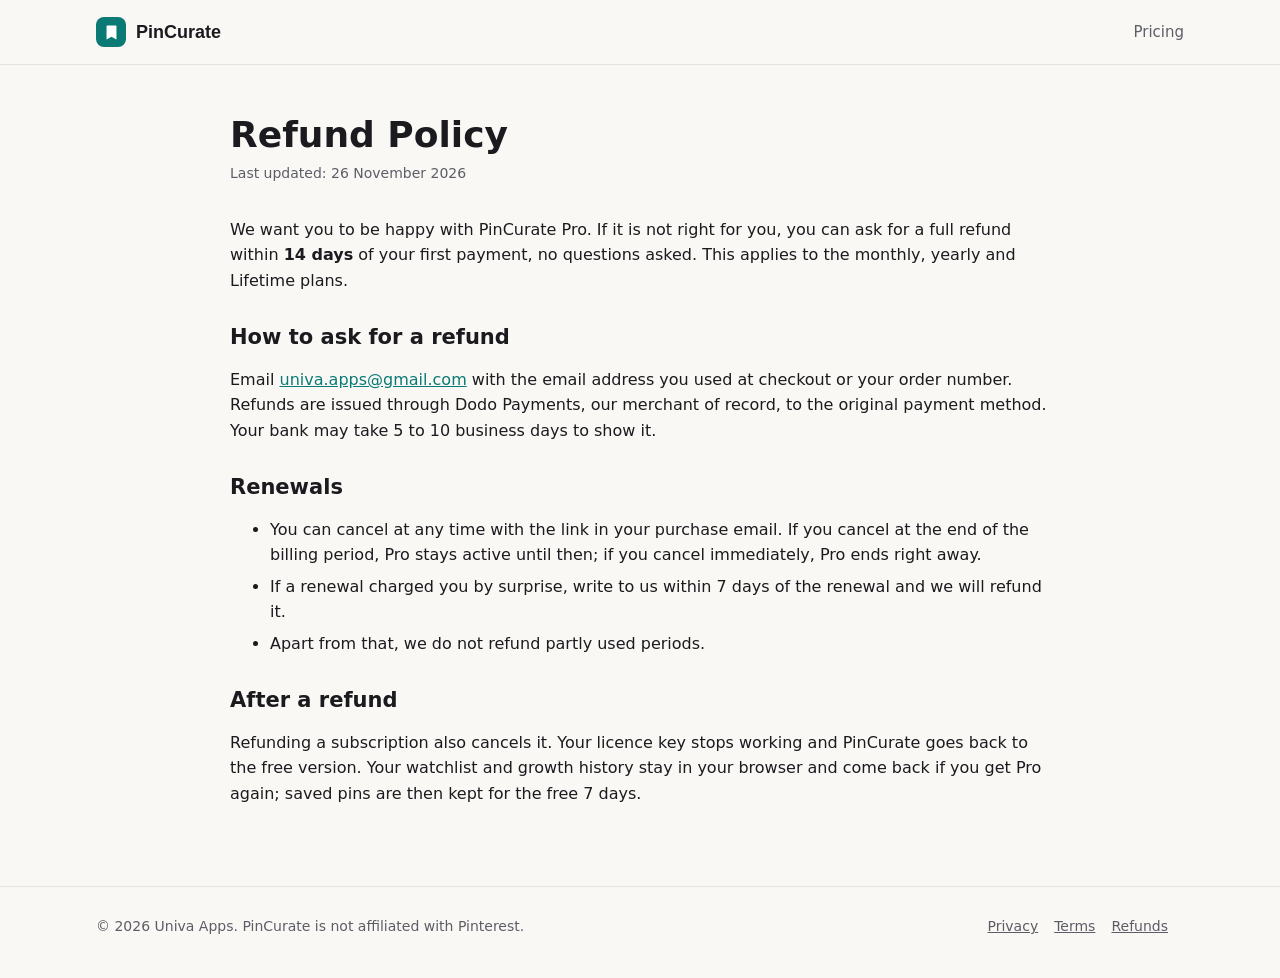
<file: refund.html>
<!doctype html>
<html lang="en">
<head>
  <meta charset="utf-8">
  <meta name="viewport" content="width=device-width, initial-scale=1">
  <title>Refund Policy – PinCurate</title>
  <link rel="stylesheet" href="style.css?v=2">
  <link rel="icon" href="icon-128.png">
</head>
<body>
  <header class="top">
    <div class="wrap">
      <a class="brand" href="./">
        <span class="logo"><svg viewBox="0 0 24 24"><path d="M6 2h12a1 1 0 0 1 1 1v19l-7-4-7 4V3a1 1 0 0 1 1-1z"/></svg></span>
        PinCurate
      </a>
      <nav><a href="./#pricing">Pricing</a></nav>
    </div>
  </header>

  <main class="wrap narrow doc">
    <h1>Refund Policy</h1>
    <p class="updated">Last updated: 26 November 2026</p>

    <p>We want you to be happy with PinCurate Pro. If it is not right for you, you can ask for a full refund within <strong>14 days</strong> of your first payment, no questions asked. This applies to the monthly, yearly and Lifetime plans.</p>

    <h2>How to ask for a refund</h2>
    <p>Email <a href="mailto:univa.apps@gmail.com">univa.apps@gmail.com</a> with the email address you used at checkout or your order number. Refunds are issued through Dodo Payments, our merchant of record, to the original payment method. Your bank may take 5 to 10 business days to show it.</p>

    <h2>Renewals</h2>
    <ul>
      <li>You can cancel at any time with the link in your purchase email. If you cancel at the end of the billing period, Pro stays active until then; if you cancel immediately, Pro ends right away.</li>
      <li>If a renewal charged you by surprise, write to us within 7 days of the renewal and we will refund it.</li>
      <li>Apart from that, we do not refund partly used periods.</li>
    </ul>

    <h2>After a refund</h2>
    <p>Refunding a subscription also cancels it. Your licence key stops working and PinCurate goes back to the free version. Your watchlist and growth history stay in your browser and come back if you get Pro again; saved pins are then kept for the free 7 days.</p>
  </main>

  <footer>
    <div class="wrap">
      <p>© 2026 Univa Apps. PinCurate is not affiliated with Pinterest.</p>
      <p><a href="privacy.html">Privacy</a><a href="terms.html">Terms</a><a href="refund.html">Refunds</a></p>
    </div>
  </footer>
</body>
</html>
</file>
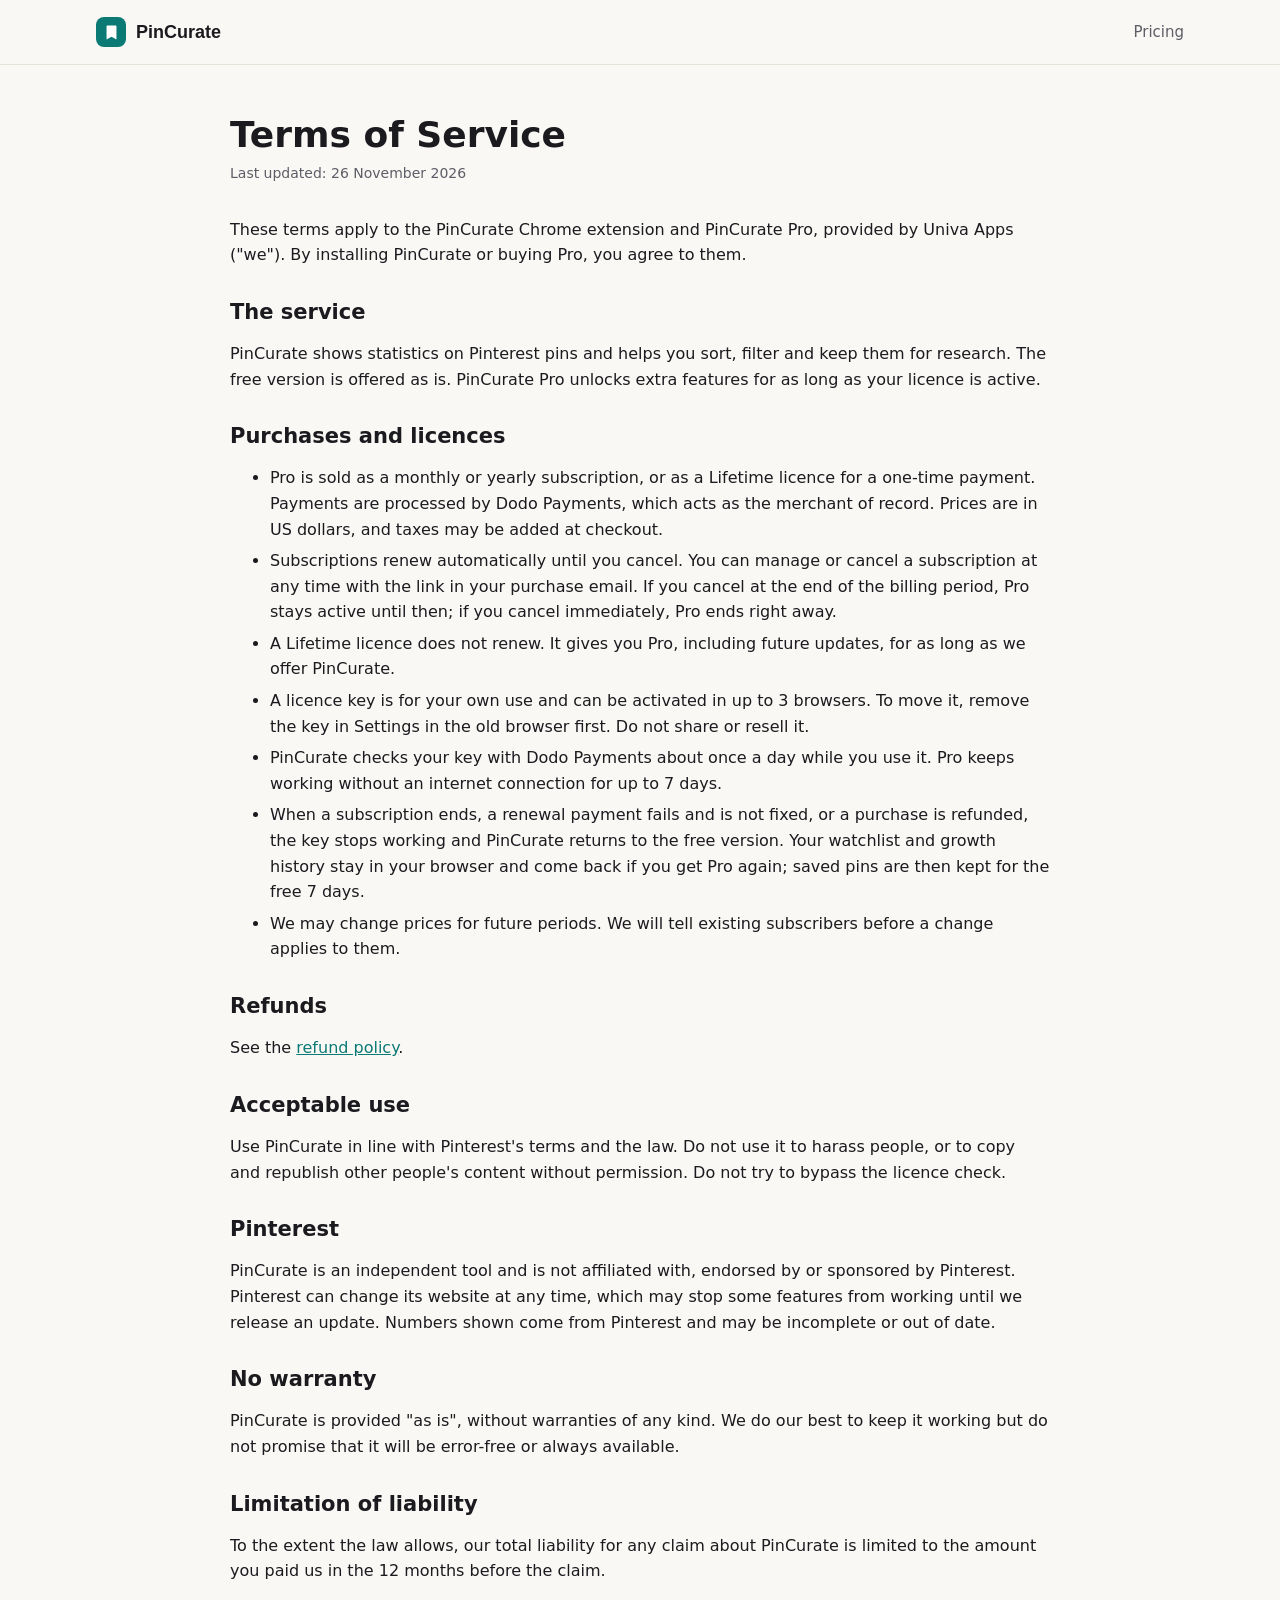
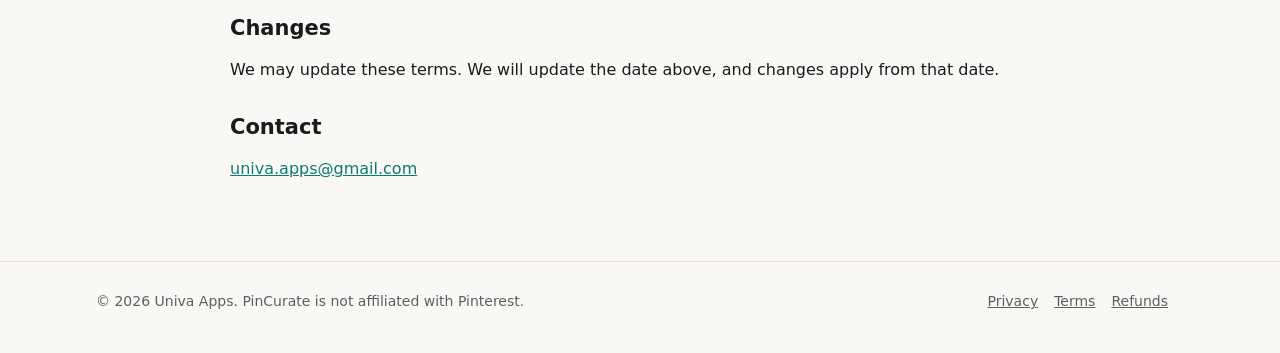
<file: terms.html>
<!doctype html>
<html lang="en">
<head>
  <meta charset="utf-8">
  <meta name="viewport" content="width=device-width, initial-scale=1">
  <title>Terms of Service – PinCurate</title>
  <link rel="stylesheet" href="style.css?v=2">
  <link rel="icon" href="icon-128.png">
</head>
<body>
  <header class="top">
    <div class="wrap">
      <a class="brand" href="./">
        <span class="logo"><svg viewBox="0 0 24 24"><path d="M6 2h12a1 1 0 0 1 1 1v19l-7-4-7 4V3a1 1 0 0 1 1-1z"/></svg></span>
        PinCurate
      </a>
      <nav><a href="./#pricing">Pricing</a></nav>
    </div>
  </header>

  <main class="wrap narrow doc">
    <h1>Terms of Service</h1>
    <p class="updated">Last updated: 26 November 2026</p>

    <p>These terms apply to the PinCurate Chrome extension and PinCurate Pro, provided by Univa Apps ("we"). By installing PinCurate or buying Pro, you agree to them.</p>

    <h2>The service</h2>
    <p>PinCurate shows statistics on Pinterest pins and helps you sort, filter and keep them for research. The free version is offered as is. PinCurate Pro unlocks extra features for as long as your licence is active.</p>

    <h2>Purchases and licences</h2>
    <ul>
      <li>Pro is sold as a monthly or yearly subscription, or as a Lifetime licence for a one-time payment. Payments are processed by Dodo Payments, which acts as the merchant of record. Prices are in US dollars, and taxes may be added at checkout.</li>
      <li>Subscriptions renew automatically until you cancel. You can manage or cancel a subscription at any time with the link in your purchase email. If you cancel at the end of the billing period, Pro stays active until then; if you cancel immediately, Pro ends right away.</li>
      <li>A Lifetime licence does not renew. It gives you Pro, including future updates, for as long as we offer PinCurate.</li>
      <li>A licence key is for your own use and can be activated in up to 3 browsers. To move it, remove the key in Settings in the old browser first. Do not share or resell it.</li>
      <li>PinCurate checks your key with Dodo Payments about once a day while you use it. Pro keeps working without an internet connection for up to 7 days.</li>
      <li>When a subscription ends, a renewal payment fails and is not fixed, or a purchase is refunded, the key stops working and PinCurate returns to the free version. Your watchlist and growth history stay in your browser and come back if you get Pro again; saved pins are then kept for the free 7 days.</li>
      <li>We may change prices for future periods. We will tell existing subscribers before a change applies to them.</li>
    </ul>

    <h2>Refunds</h2>
    <p>See the <a href="refund.html">refund policy</a>.</p>

    <h2>Acceptable use</h2>
    <p>Use PinCurate in line with Pinterest's terms and the law. Do not use it to harass people, or to copy and republish other people's content without permission. Do not try to bypass the licence check.</p>

    <h2>Pinterest</h2>
    <p>PinCurate is an independent tool and is not affiliated with, endorsed by or sponsored by Pinterest. Pinterest can change its website at any time, which may stop some features from working until we release an update. Numbers shown come from Pinterest and may be incomplete or out of date.</p>

    <h2>No warranty</h2>
    <p>PinCurate is provided "as is", without warranties of any kind. We do our best to keep it working but do not promise that it will be error-free or always available.</p>

    <h2>Limitation of liability</h2>
    <p>To the extent the law allows, our total liability for any claim about PinCurate is limited to the amount you paid us in the 12 months before the claim.</p>

    <h2>Changes</h2>
    <p>We may update these terms. We will update the date above, and changes apply from that date.</p>

    <h2>Contact</h2>
    <p><a href="mailto:univa.apps@gmail.com">univa.apps@gmail.com</a></p>
  </main>

  <footer>
    <div class="wrap">
      <p>© 2026 Univa Apps. PinCurate is not affiliated with Pinterest.</p>
      <p><a href="privacy.html">Privacy</a><a href="terms.html">Terms</a><a href="refund.html">Refunds</a></p>
    </div>
  </footer>
</body>
</html>
</file>
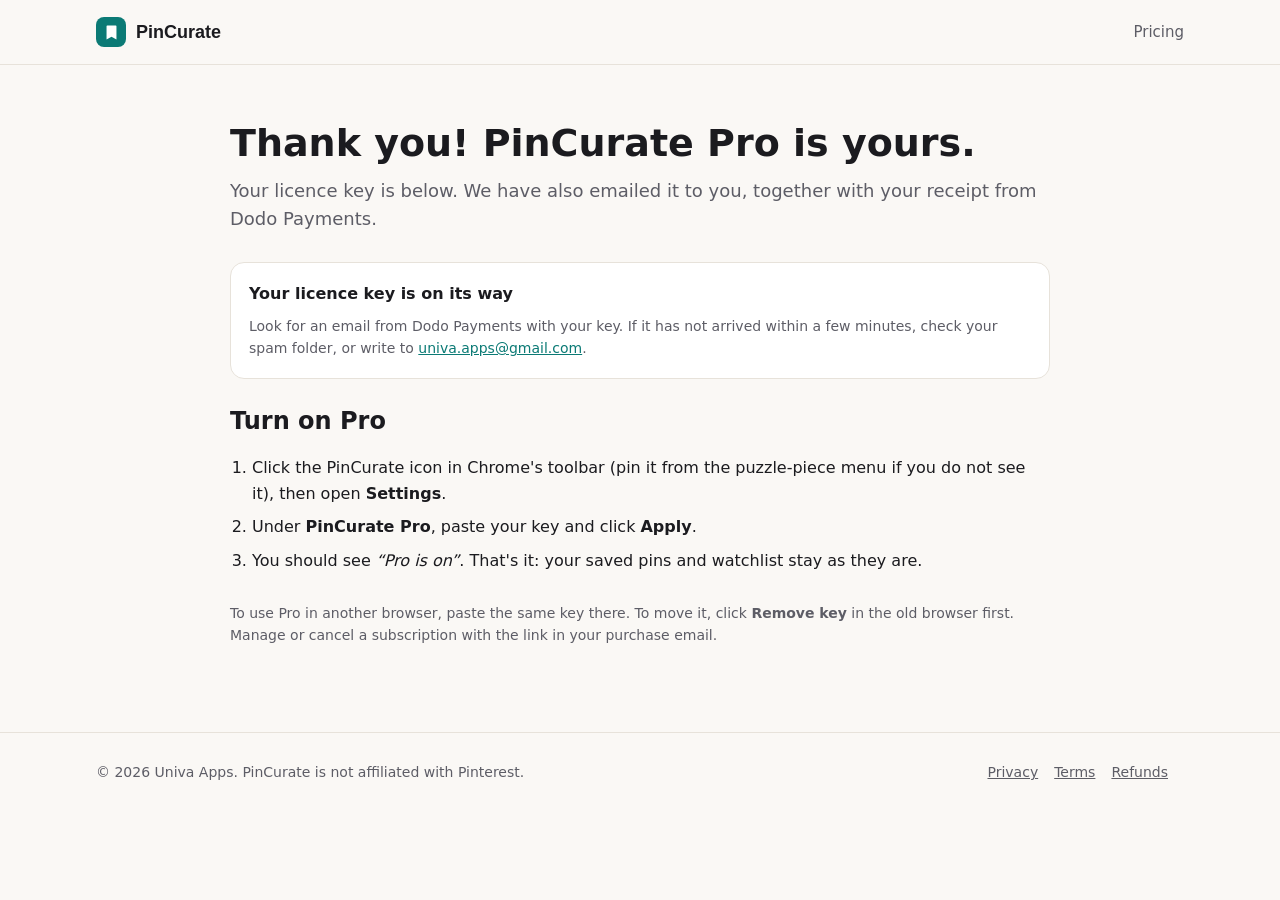
<file: thanks.html>
<!doctype html>
<html lang="en">
<head>
  <meta charset="utf-8">
  <meta name="viewport" content="width=device-width, initial-scale=1">
  <!-- The licence key arrives in this page's URL: keep it out of referrers and search engines. -->
  <meta name="referrer" content="no-referrer">
  <meta name="robots" content="noindex">
  <title>Thank you – PinCurate</title>
  <link rel="stylesheet" href="style.css?v=2">
  <link rel="icon" href="icon-128.png">
  <style>
    .thanks { padding: 56px 0 72px; }
    .thanks h1 { font-size: clamp(28px, 5vw, 38px); margin: 0 0 10px; }
    .thanks .lead { color: var(--muted); margin: 0 0 28px; font-size: 18px; }
    .keybox { background: var(--card); border: 1px solid var(--line); border-radius: 14px; padding: 18px; margin: 0 0 28px; }
    .keybox label { display: block; font-weight: 600; margin-bottom: 8px; }
    .keyrow { display: flex; gap: 10px; flex-wrap: wrap; }
    .keyrow code { flex: 1 1 260px; min-width: 0; padding: 11px 14px; border: 1px solid var(--line); border-radius: 10px; background: var(--paper); font: 15px/1.4 ui-monospace, Consolas, monospace; overflow-wrap: anywhere; user-select: all; }
    .keyrow + .keyrow { margin-top: 10px; }
    .keyrow .btn { cursor: pointer; font: inherit; font-weight: 600; }
    .keybox .hint { margin: 10px 0 0; color: var(--muted); font-size: 14px; }
    ol.steps { padding-left: 22px; margin: 0 0 28px; }
    ol.steps li { margin: 8px 0; }
    .problem { border-left: 4px solid var(--amber); }
    [hidden] { display: none !important; }
  </style>
</head>
<body>
  <header class="top">
    <div class="wrap">
      <a class="brand" href="./">
        <span class="logo"><svg viewBox="0 0 24 24"><path d="M6 2h12a1 1 0 0 1 1 1v19l-7-4-7 4V3a1 1 0 0 1 1-1z"/></svg></span>
        PinCurate
      </a>
      <nav><a href="./#pricing">Pricing</a></nav>
    </div>
  </header>

  <main class="wrap narrow thanks">
    <!-- Shown after a successful payment -->
    <div id="ok">
      <h1>Thank you! PinCurate Pro is yours.</h1>
      <p class="lead">Your licence key is below. We have also emailed it to you, together with your receipt from Dodo Payments.</p>

      <div class="keybox" id="keys" hidden>
        <label id="keys-label">Your licence key</label>
        <div id="key-list"></div>
        <p class="hint">Keep this key somewhere safe. It works in up to 3 browsers.</p>
      </div>

      <div class="keybox" id="nokey" hidden>
        <label>Your licence key is on its way</label>
        <p class="hint" style="margin:0">Look for an email from Dodo Payments with your key. If it has not arrived within a few minutes, check your spam folder, or write to <a href="mailto:univa.apps@gmail.com">univa.apps@gmail.com</a>.</p>
      </div>

      <h2>Turn on Pro</h2>
      <ol class="steps">
        <li>Click the PinCurate icon in Chrome's toolbar (pin it from the puzzle-piece menu if you do not see it), then open <strong>Settings</strong>.</li>
        <li>Under <strong>PinCurate Pro</strong>, paste your key and click <strong>Apply</strong>.</li>
        <li>You should see <em>“Pro is on”</em>. That's it: your saved pins and watchlist stay as they are.</li>
      </ol>
      <p class="note">To use Pro in another browser, paste the same key there. To move it, click <strong>Remove key</strong> in the old browser first. Manage or cancel a subscription with the link in your purchase email.</p>
    </div>

    <!-- Shown when the payment did not go through -->
    <div id="failed" hidden>
      <h1>The payment did not go through</h1>
      <div class="keybox problem">
        <p class="hint" style="margin:0">You have not been charged for Pro. You can <a href="./#pricing">try again</a>, perhaps with another payment method. If money was taken from your account, write to <a href="mailto:univa.apps@gmail.com">univa.apps@gmail.com</a> and we will sort it out.</p>
      </div>
    </div>
  </main>

  <footer>
    <div class="wrap">
      <p>© 2026 Univa Apps. PinCurate is not affiliated with Pinterest.</p>
      <p><a href="privacy.html">Privacy</a><a href="terms.html">Terms</a><a href="refund.html">Refunds</a></p>
    </div>
  </footer>

  <script>
    // Dodo Payments sends the buyer here with ?status=…&license_key=…&email=… (plus payment_id or subscription_id).
    // The key is shown on this page only: nothing is sent anywhere, and the query string is removed from the address
    // bar and history right away, so the key does not linger in the URL.
    (function () {
      var q = new URLSearchParams(location.search);
      if (location.search) history.replaceState(null, '', location.pathname + location.hash);

      var status = (q.get('status') || '').toLowerCase();
      var bad = ['failed', 'cancelled', 'canceled', 'requires_payment_method', 'expired'];
      if (bad.indexOf(status) !== -1) {
        document.getElementById('ok').hidden = true;
        document.getElementById('failed').hidden = false;
        return;
      }

      var keys = (q.get('license_key') || '').split(',').map(function (k) { return k.trim(); }).filter(Boolean);
      if (!keys.length) { document.getElementById('nokey').hidden = false; return; }

      document.getElementById('keys').hidden = false;
      if (keys.length > 1) document.getElementById('keys-label').textContent = 'Your licence keys';
      var list = document.getElementById('key-list');
      keys.forEach(function (key) {
        var row = document.createElement('div');
        row.className = 'keyrow';
        var code = document.createElement('code');
        code.textContent = key;
        var btn = document.createElement('button');
        btn.type = 'button';
        btn.className = 'btn';
        btn.textContent = 'Copy';
        btn.addEventListener('click', function () {
          var done = function () { btn.textContent = 'Copied'; setTimeout(function () { btn.textContent = 'Copy'; }, 2000); };
          if (navigator.clipboard && navigator.clipboard.writeText) {
            navigator.clipboard.writeText(key).then(done, function () { selectText(code, btn); });
          } else {
            selectText(code, btn);
          }
        });
        row.appendChild(code);
        row.appendChild(btn);
        list.appendChild(row);
      });

      function selectText(el, btn) {
        var r = document.createRange();
        r.selectNodeContents(el);
        var s = getSelection();
        s.removeAllRanges();
        s.addRange(r);
        btn.textContent = 'Press Ctrl+C';
      }
    })();
  </script>
</body>
</html>
</file>
<file: style.css>
:root {
  --teal: #0B7A75;
  --teal-dark: #08605c;
  --ink: #1B1B1F;
  --muted: #5d5d66;
  --paper: #FAF8F5;
  --card: #ffffff;
  --line: #e7e2da;
  --mint: #5ED3CC;
  --amber: #E8A33D;
}
@media (prefers-color-scheme: dark) {
  :root {
    --ink: #ECEAE6;
    --muted: #a3a3ad;
    --paper: #141417;
    --card: #1d1d22;
    --line: #2e2e35;
  }
}

* { box-sizing: border-box; }
html { -webkit-text-size-adjust: 100%; }
body {
  margin: 0;
  background: var(--paper);
  color: var(--ink);
  font: 16px/1.6 Inter, system-ui, -apple-system, "Segoe UI", Roboto, sans-serif;
}
h1, h2, h3 { font-family: "Space Grotesk", Inter, system-ui, sans-serif; line-height: 1.2; }
a { color: var(--teal); }
@media (prefers-color-scheme: dark) { a { color: var(--mint); } }

.wrap { max-width: 960px; margin: 0 auto; padding: 0 16px; }
.narrow { max-width: 720px; }

header.top { border-bottom: 1px solid var(--line); }
header.top .wrap { display: flex; align-items: center; justify-content: space-between; height: 64px; }
.brand { display: flex; align-items: center; gap: 10px; color: var(--ink); text-decoration: none; font-weight: 700; font-family: "Space Grotesk", Inter, sans-serif; font-size: 18px; }
.logo { display: inline-grid; place-items: center; width: 30px; height: 30px; border-radius: 8px; background: var(--teal); }
.logo svg { width: 17px; height: 17px; fill: #fff; }
nav a { margin-left: 18px; color: var(--muted); text-decoration: none; font-size: 15px; }
nav a:hover { color: var(--ink); }

.btn { display: inline-block; padding: 11px 20px; border-radius: 10px; background: var(--teal); color: #fff !important; text-decoration: none; font-weight: 600; border: 1px solid var(--teal); }
.btn:hover { background: var(--teal-dark); }
.btn.ghost { background: transparent; color: var(--teal) !important; }
@media (prefers-color-scheme: dark) { .btn.ghost { color: var(--mint) !important; border-color: var(--mint); } }

.hero { padding: 72px 0 56px; text-align: center; }
.hero h1 { font-size: clamp(32px, 6vw, 48px); margin: 0 0 16px; }
.hero p { font-size: 19px; color: var(--muted); max-width: 620px; margin: 0 auto 28px; }
.hero .actions { display: flex; gap: 12px; justify-content: center; flex-wrap: wrap; }
.note { font-size: 14px; color: var(--muted); margin-top: 14px; }


section { padding: 56px 0; }
section h2 { font-size: 30px; margin: 0 0 8px; text-align: center; }
section .lead { text-align: center; color: var(--muted); margin: 0 0 36px; }

.grid { display: grid; grid-template-columns: repeat(auto-fit, minmax(240px, 1fr)); gap: 16px; }
.feature { background: var(--card); border: 1px solid var(--line); border-radius: 14px; padding: 22px; }
.feature h3 { margin: 0 0 6px; font-size: 18px; }
.feature p { margin: 0; color: var(--muted); font-size: 15px; }

.plans { display: grid; grid-template-columns: repeat(auto-fit, minmax(250px, 1fr)); gap: 16px; align-items: start; }
.plan { position: relative; display: flex; flex-direction: column; background: var(--card); border: 1px solid var(--line); border-radius: 16px; padding: 26px; }
.plan .btn { text-align: center; }
.plan-sub { margin: 0; }
.ribbon { position: absolute; top: -12px; right: 20px; background: var(--teal); color: #fff; font-size: 12px; font-weight: 600; padding: 3px 10px; border-radius: 999px; }
.btn.soon { cursor: default; opacity: .75; }
.btn.soon:hover { background: var(--teal); }
.btn.ghost.soon:hover { background: transparent; }
.plan.pro { border: 2px solid var(--teal); }
.plan h3 { margin: 0; font-size: 20px; }
.price { font-size: 34px; font-weight: 700; font-family: "Space Grotesk", Inter, sans-serif; margin: 10px 0 2px; }
.price small { font-size: 15px; font-weight: 500; color: var(--muted); }
.plan ul { padding-left: 18px; margin: 16px 0 22px; }
.plan li { margin: 6px 0; font-size: 15px; }

.faq details { background: var(--card); border: 1px solid var(--line); border-radius: 12px; padding: 14px 18px; margin-bottom: 10px; }
.faq summary { cursor: pointer; font-weight: 600; }
.faq p { color: var(--muted); margin: 10px 0 0; }

.doc { padding: 48px 0 64px; }
.doc h1 { font-size: 36px; margin: 0 0 6px; }
.doc .updated { color: var(--muted); font-size: 14px; margin: 0 0 32px; }
.doc h2 { font-size: 21px; margin: 32px 0 8px; }
.doc li { margin: 6px 0; }

footer { border-top: 1px solid var(--line); padding: 28px 0 40px; color: var(--muted); font-size: 14px; }
footer .wrap { display: flex; flex-wrap: wrap; gap: 12px 24px; justify-content: space-between; }
footer a { color: var(--muted); margin-right: 16px; }
footer p { margin: 0; }

@media (max-width: 560px) {
  nav a:not(.btn) { display: none; }
  .hero { padding-top: 48px; }
}

/* ---------- Landing page ---------- */
.wrap { max-width: 1120px; }
.narrow { max-width: 820px; }
.center { text-align: center; }
.kicker { margin: 0 0 10px; color: var(--teal); font-weight: 700; font-size: 13px; letter-spacing: .12em; text-transform: uppercase; }
.kicker.light { color: var(--mint); }
.hl { color: var(--teal); }
@media (prefers-color-scheme: dark) { .hl, .kicker { color: var(--mint); } }
.btn.sm { padding: 7px 14px; font-size: 14px; margin-left: 18px; }
.btn.lg { padding: 14px 24px; font-size: 16.5px; border-radius: 12px; }
.btn.light { background: #fff; color: var(--teal) !important; border-color: #fff; }
.btn.outline-light { background: transparent; border-color: rgba(255,255,255,.7); }
.btn.outline-light:hover { background: rgba(255,255,255,.12); }

.hero { padding: 56px 0 48px; text-align: left; }
.hero-grid { display: grid; grid-template-columns: 1fr 1.25fr; gap: 44px; align-items: center; }
.hero h1 { font-size: clamp(36px, 5.2vw, 58px); letter-spacing: -1.5px; margin: 0 0 18px; }
.hero-sub { font-size: 19px; color: var(--muted); margin: 0 0 26px; }
.hero .actions { display: flex; gap: 12px; flex-wrap: wrap; }
.trust { list-style: none; display: flex; flex-wrap: wrap; gap: 8px 20px; padding: 0; margin: 22px 0 0; color: var(--muted); font-size: 14.5px; }
.trust li::before { content: '✓'; color: var(--teal); font-weight: 800; margin-right: 7px; }
.hero-shot { margin: 0; }
.hero-shot img, .row-img { display: block; width: 100%; height: auto; border-radius: 18px; box-shadow: 0 24px 60px rgba(20,40,40,.22), 0 0 0 1px rgba(0,0,0,.05); }

.band { background: color-mix(in srgb, var(--teal) 4%, var(--paper)); }
section h2 { font-size: clamp(28px, 3.6vw, 40px); letter-spacing: -.8px; }
section .lead { max-width: 640px; margin-left: auto; margin-right: auto; font-size: 17.5px; }
.row { display: grid; grid-template-columns: 1fr 1.4fr; gap: 48px; align-items: center; margin: 0 0 72px; }
.row:last-child { margin-bottom: 8px; }
.row.flip .row-copy { order: 2; }
.row-copy h3 { font-size: 26px; margin: 0 0 10px; letter-spacing: -.4px; }
.row-copy p { color: var(--muted); margin: 0 0 16px; font-size: 16.5px; }
.ticks { list-style: none; padding: 0; margin: 0; display: flex; flex-direction: column; gap: 8px; }
.ticks li { position: relative; padding-left: 28px; font-weight: 600; font-size: 15.5px; }
.ticks li::before { content: ''; position: absolute; left: 0; top: 3px; width: 18px; height: 18px; border-radius: 50%; background: var(--teal) center/11px no-repeat url("data:image/svg+xml,%3Csvg xmlns='http://www.w3.org/2000/svg' viewBox='0 0 24 24' fill='none' stroke='white' stroke-width='3.4' stroke-linecap='round' stroke-linejoin='round'%3E%3Cpath d='M6 12.5l4 4 8-9'/%3E%3C/svg%3E"); }

.pro-band { background: radial-gradient(90% 60% at 0% 0%, #1d2b2a 0%, #121416 60%); color: #f1efec; padding: 80px 0; }
.pro-band .lead, .pro-band .row-copy p { color: #a9abb0; }
.pro-band .hl { color: var(--mint); }
.pro-band .ticks li::before { background-color: #2bb3ac; }
.pro-band .row-img { box-shadow: 0 24px 60px rgba(0,0,0,.5), 0 0 0 1px rgba(255,255,255,.06); }

.table-wrap { overflow-x: auto; }
table.compare { width: 100%; border-collapse: separate; border-spacing: 0; background: var(--card); border: 1px solid var(--line); border-radius: 14px; overflow: hidden; font-size: 15px; }
.compare th, .compare td { padding: 12px 16px; border-bottom: 1px solid var(--line); text-align: left; vertical-align: top; }
.compare tr:last-child td { border-bottom: 0; }
.compare th { font-size: 14px; color: var(--muted); }
.compare th:nth-child(3), .compare td:nth-child(3) { background: color-mix(in srgb, var(--teal) 7%, var(--card)); }
.compare th:nth-child(3) { color: var(--teal); }
.compare td.y { font-weight: 600; }
.compare td.n { color: var(--muted); }
.compare td:nth-child(2), .compare td:nth-child(3) { width: 26%; }

.plans { grid-template-columns: repeat(3, 1fr); align-items: stretch; }
.plan { padding: 30px 28px; }
.plan.best { border: 2px solid var(--teal); box-shadow: 0 18px 40px rgba(11,122,117,.18); }
.plan .plan-name { margin: 0; font: 700 13px/1 Inter, system-ui, sans-serif; letter-spacing: .14em; text-transform: uppercase; color: var(--muted); }
.plan.best .plan-name { color: var(--teal); }
.plan .price { display: flex; align-items: baseline; margin: 18px 0 6px; font: 700 52px/1 "Space Grotesk", Inter, sans-serif; letter-spacing: -2px; font-variant-numeric: tabular-nums; }
.price .cur { align-self: flex-start; margin: 6px 2px 0 0; font-size: 24px; letter-spacing: 0; color: var(--muted); }
.plan .price small { margin-left: 6px; font: 500 15px Inter, system-ui, sans-serif; letter-spacing: 0; color: var(--muted); }
.plan-sub { color: var(--muted); font-size: 14.5px; margin: 0 0 22px; min-height: 1.6em; }
.plan-inc { margin: 26px 0 12px; padding-top: 20px; border-top: 1px solid var(--line); font-size: 13px; font-weight: 700; letter-spacing: .06em; text-transform: uppercase; color: var(--muted); }
.plan .ticks { margin: 0; }
.plan .ticks li { font-weight: 500; font-size: 15px; }
.plan-head { display: flex; align-items: center; justify-content: space-between; gap: 10px; min-height: 38px; }
.bill { display: inline-flex; padding: 4px; border-radius: 999px; background: color-mix(in srgb, var(--teal) 9%, var(--card)); }
.bill input { position: absolute; opacity: 0; pointer-events: none; }
.bill label { padding: 6px 14px; border-radius: 999px; font-size: 14px; font-weight: 600; color: var(--muted); cursor: pointer; }
.bill input:checked + label { background: var(--teal); color: #fff; }
.bill input:focus-visible + label { outline: 2px solid var(--teal); outline-offset: 2px; }
.bill .save { margin-left: 4px; font-size: 12px; opacity: .85; }
.plan:has(#bill-y:checked) .m, .plan:has(#bill-m:checked) .y { display: none; }

.cta-band { background: radial-gradient(120% 140% at 0% 0%, #0f8f88 0%, #0b7a75 45%, #075a56 100%); color: #fff; padding: 72px 0; }
.cta-band h2 { color: #fff; }
.cta-band p { color: rgba(255,255,255,.85); font-size: 18px; margin: 0 0 26px; }
.cta-band .actions { display: flex; gap: 12px; justify-content: center; flex-wrap: wrap; }

.tour { padding: 24px 0 64px; }
.tour-video { display: block; width: 100%; height: auto; border-radius: 18px; background: #0e1112; box-shadow: 0 24px 60px rgba(20,40,40,.22), 0 0 0 1px rgba(0,0,0,.05); }

@media (max-width: 860px) {
  .hero-grid, .row { grid-template-columns: 1fr; gap: 26px; }
  .row.flip .row-copy { order: 0; }
  .row { margin-bottom: 52px; }
  .plans { grid-template-columns: 1fr; }
  .btn.sm { display: none; }
}
</file>
